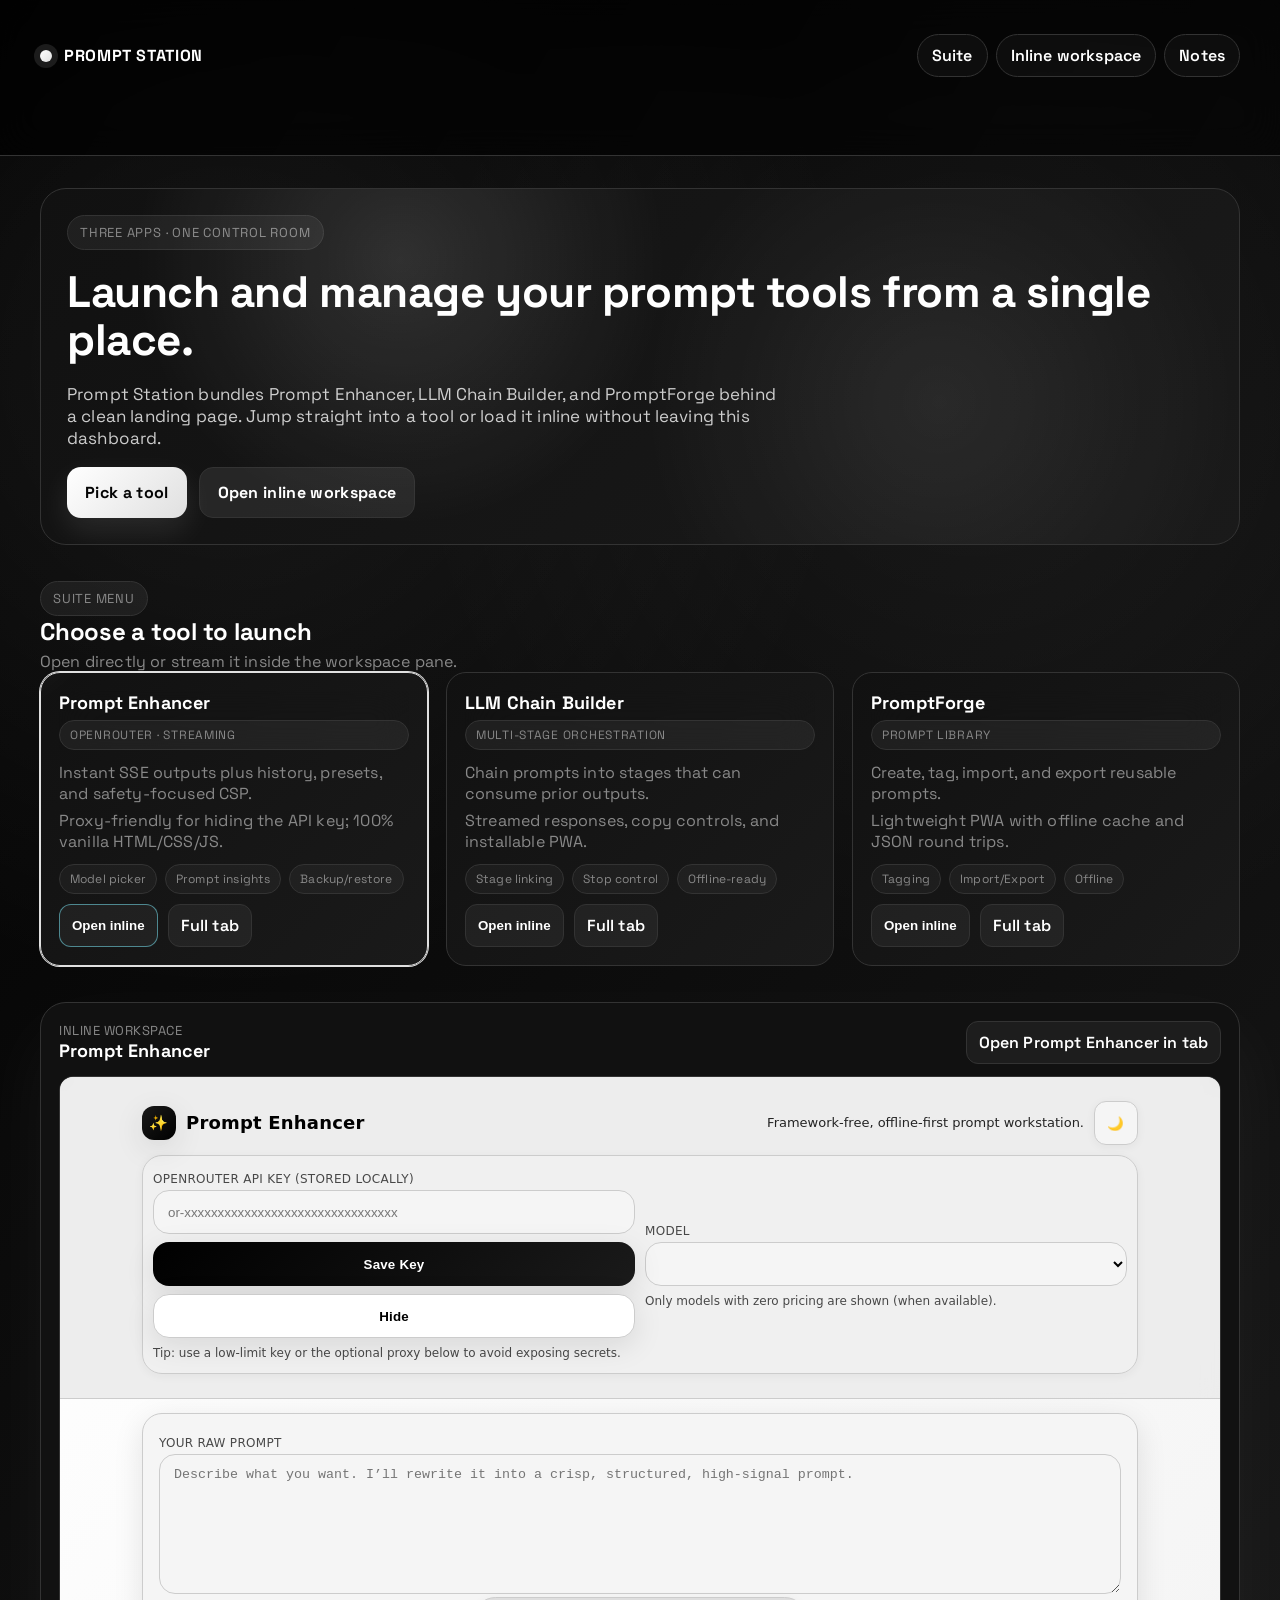
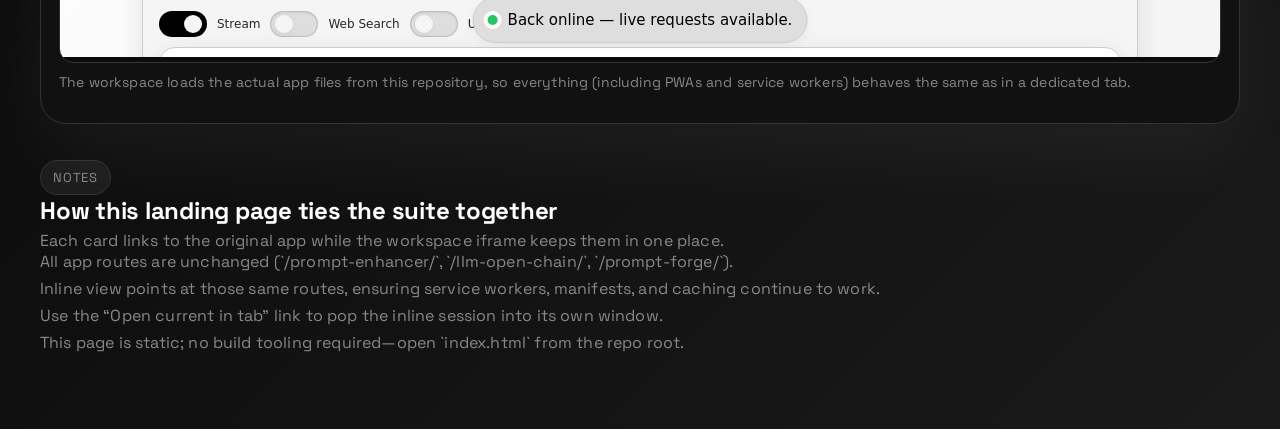
<file: index.html>
<!doctype html>
<html lang="en" data-theme="default-dark">
<head>
  <meta charset="utf-8">
  <meta name="viewport" content="width=device-width,initial-scale=1,viewport-fit=cover">
  <title>Prompt Station · Launchpad</title>
  <meta name="description" content="One home for Prompt Enhancer, LLM Chain Builder, and PromptForge. Launch inline or jump into each app.">
  <meta name="color-scheme" content="light dark">
  <link rel="preconnect" href="https://fonts.googleapis.com">
  <link rel="preconnect" href="https://fonts.gstatic.com" crossorigin>
  <link href="https://fonts.googleapis.com/css2?family=Space+Grotesk:wght@400;500;600;700&family=DM+Sans:wght@400;500;700&display=swap" rel="stylesheet">
  <style>
    :root[data-theme="default-dark"] {
      --bg-primary: #000000;
      --bg-secondary: #0a0a0a;
      --bg-tertiary: #111111;
      --bg-card: #1a1a1a;
      --bg-hover: #222222;
      --bg-active: #2a2a2a;
      --text-primary: #ffffff;
      --text-secondary: #cccccc;
      --text-muted: #888888;
      --text-accent: #f0f0f0;
      --accent-primary: #ffffff;
      --accent-secondary: #e0e0e0;
      --border: #333333;
      --border-light: #2a2a2a;
      --shadow: rgba(255, 255, 255, 0.05);
      --shadow-medium: rgba(255, 255, 255, 0.1);
      --shadow-heavy: rgba(255, 255, 255, 0.15);
      --success: #00ff88;
      --warning: #ffaa00;
      --danger: #ff4444;
      --info: #00aaff;
      --gradient-primary: linear-gradient(135deg, #000000 0%, #1a1a1a 100%);
      --gradient-card: linear-gradient(135deg, #111111 0%, #1a1a1a 100%);
    }
    :root[data-theme="default-light"] {
      --bg-primary: #ffffff;
      --bg-secondary: #f5f5f5;
      --bg-tertiary: #e0e0e0;
      --bg-card: #f5f5f5;
      --bg-hover: #d0d0d0;
      --bg-active: #c0c0c0;
      --text-primary: #000000;
      --text-secondary: #333333;
      --text-muted: #666666;
      --text-accent: #111111;
      --accent-primary: #000000;
      --accent-secondary: #1a1a1a;
      --border: #cccccc;
      --border-light: #d0d0d0;
      --shadow: rgba(0, 0, 0, 0.05);
      --shadow-medium: rgba(0, 0, 0, 0.1);
      --shadow-heavy: rgba(0, 0, 0, 0.15);
      --success: #008000;
      --warning: #cc9900;
      --danger: #cc0000;
      --info: #006666;
      --gradient-primary: linear-gradient(135deg, #ffffff 0%, #f5f5f5 100%);
      --gradient-card: linear-gradient(135deg, #e0e0e0 0%, #f5f5f5 100%);
    }
    :root {
      --radius: 20px;
      --radius-lg: 24px;
    }
    * { box-sizing: border-box; }
    body {
      margin: 0;
      color: var(--text-primary);
      background: radial-gradient(circle at 18% 18%, rgba(255, 255, 255, 0.08), transparent 32%),
                  radial-gradient(circle at 76% 20%, rgba(255, 255, 255, 0.06), transparent 30%),
                  var(--gradient-primary);
      font-family: "Space Grotesk", "DM Sans", system-ui, -apple-system, "Segoe UI", sans-serif;
      min-height: 100vh;
      overflow-x: hidden;
      letter-spacing: 0.01em;
    }
    header {
      position: sticky;
      top: 0;
      z-index: 10;
      backdrop-filter: blur(18px);
      background: linear-gradient(120deg, rgba(0, 0, 0, 0.72), rgba(0, 0, 0, 0.52));
      border-bottom: 1px solid var(--border);
    }
  .shell {
      width: min(1200px, 94vw);
      margin: 0 auto;
      padding: 20px 0 64px;
    }
    .bar {
      display: flex;
      align-items: center;
      justify-content: space-between;
      gap: 16px;
      padding: 14px 0;
    }
    .brand {
      display: flex;
      align-items: center;
      gap: 12px;
      font-weight: 700;
      letter-spacing: 0.04em;
      text-transform: uppercase;
    }
    .brand .dot {
      width: 12px;
      height: 12px;
      border-radius: 6px;
      background: linear-gradient(135deg, var(--accent-primary), var(--accent-secondary));
      box-shadow: 0 0 0 6px rgba(255, 255, 255, 0.1);
    }
    .pill-nav {
      display: inline-flex;
      gap: 8px;
      flex-wrap: wrap;
    }
    .pill {
      padding: 10px 14px;
      border-radius: 999px;
      border: 1px solid var(--border);
      color: var(--text-primary);
      background: rgba(255, 255, 255, 0.03);
      text-decoration: none;
      font-weight: 600;
      transition: all 0.2s ease;
    }
    .pill:hover { border-color: var(--border-light); transform: translateY(-1px); }
    main { margin-top: 12px; display: grid; gap: 36px; }
    .hero {
      display: grid;
      gap: 18px;
      padding: 26px;
      border-radius: calc(var(--radius) + 6px);
      background: var(--gradient-card);
      border: 1px solid var(--border);
      position: relative;
      overflow: hidden;
      box-shadow: var(--shadow);
    }
    .hero::after {
      content: "";
      position: absolute;
      inset: 0;
      background: radial-gradient(circle at 30% 20%, rgba(255, 255, 255, 0.12), transparent 30%),
                  radial-gradient(circle at 75% 60%, rgba(255, 255, 255, 0.08), transparent 32%);
      pointer-events: none;
      mix-blend-mode: screen;
    }
    .eyebrow {
      display: inline-flex;
      align-items: center;
      gap: 8px;
      padding: 8px 12px;
      background: rgba(255, 255, 255, 0.06);
      width: fit-content;
      border-radius: 999px;
      font-size: 13px;
      letter-spacing: 0.06em;
      text-transform: uppercase;
      color: var(--text-muted);
      border: 1px solid var(--border);
    }
    h1 {
      margin: 0;
      font-size: clamp(32px, 4vw, 44px);
      line-height: 1.1;
      letter-spacing: -0.01em;
    }
    p.lead {
      margin: 0;
      max-width: 720px;
      color: var(--text-secondary);
      font-size: 17px;
    }
    .actions {
      display: flex;
      gap: 12px;
      flex-wrap: wrap;
    }
    .btn {
      border: none;
      cursor: pointer;
      font-weight: 700;
      letter-spacing: 0.02em;
      border-radius: 14px;
      padding: 14px 18px;
      transition: transform 0.18s ease, box-shadow 0.18s ease, filter 0.18s ease;
      color: #050505;
      background: linear-gradient(135deg, var(--accent-primary), var(--accent-secondary));
      box-shadow: 0 12px 30px var(--shadow-medium);
      text-decoration: none;
      display: inline-flex;
      align-items: center;
      gap: 8px;
    }
    .btn.secondary {
      background: rgba(255, 255, 255, 0.08);
      border: 1px solid var(--border);
      color: var(--text-primary);
      box-shadow: none;
    }
    .btn:hover { transform: translateY(-2px); filter: brightness(1.03); }
    section .header-row {
      display: flex;
      align-items: center;
      justify-content: space-between;
      gap: 12px;
      flex-wrap: wrap;
    }
    h2 { margin: 0; letter-spacing: -0.01em; color: var(--text-primary); }
    .sub { color: var(--text-muted); margin: 4px 0 0; }
    .app-grid {
      display: grid;
      grid-template-columns: repeat(auto-fit, minmax(260px, 1fr));
      gap: 18px;
    }
    .card {
      background: var(--gradient-card);
      border-radius: var(--radius);
      border: 1px solid var(--border);
      padding: 18px;
      position: relative;
      overflow: hidden;
      transition: transform 0.2s ease, border-color 0.2s ease, box-shadow 0.2s ease;
      min-height: 220px;
    }
    .card:hover { transform: translateY(-3px); border-color: var(--border-light); box-shadow: 0 20px 50px var(--shadow); }
    .card.active { border-color: var(--accent-secondary); box-shadow: 0 0 0 1px var(--accent-secondary); }
    .card::before {
      content: "";
      position: absolute;
      inset: -60% auto auto -40%;
      width: 220px;
      height: 220px;
      background: radial-gradient(circle, rgba(255, 255, 255, 0.16), transparent 60%);
      filter: blur(18px);
      opacity: 0;
      transition: opacity 0.3s ease;
    }
    .card.active::before, .card:hover::before { opacity: 1; }
    .card header { position: relative; z-index: 1; display: grid; gap: 6px; margin-bottom: 12px; background: none; border: none; padding: 0; }
    .title {
      display: flex;
      align-items: center;
      gap: 10px;
      font-size: 18px;
      font-weight: 700;
    }
    .badge {
      display: inline-flex;
      align-items: center;
      gap: 6px;
      padding: 6px 10px;
      border-radius: 999px;
      background: rgba(255, 255, 255, 0.06);
      border: 1px solid var(--border);
      font-size: 12px;
      text-transform: uppercase;
      letter-spacing: 0.06em;
      color: var(--text-muted);
    }
    ul.meta {
      list-style: none;
      padding: 0;
      margin: 0 0 12px;
      display: grid;
      gap: 6px;
      color: var(--text-muted);
      position: relative;
      z-index: 1;
    }
    .pill-row {
      display: flex;
      gap: 8px;
      flex-wrap: wrap;
      margin: 0 0 10px;
      z-index: 1;
      position: relative;
    }
    .chip {
      padding: 6px 10px;
      border-radius: 999px;
      border: 1px solid var(--border);
      color: var(--text-muted);
      font-size: 12px;
      background: rgba(255, 255, 255, 0.04);
    }
    .card .actions {
      margin-top: auto;
      z-index: 1;
      position: relative;
      display: flex;
      gap: 10px;
      flex-wrap: wrap;
    }
    .ghost-link, .ghost-btn {
      padding: 10px 12px;
      border-radius: 12px;
      border: 1px solid var(--border);
      color: var(--text-primary);
      text-decoration: none;
      background: rgba(255, 255, 255, 0.05);
      display: inline-flex;
      align-items: center;
      gap: 8px;
      font-weight: 600;
      cursor: pointer;
      transition: transform 0.15s ease, border-color 0.15s ease;
    }
    .ghost-btn:hover, .ghost-link:hover { transform: translateY(-1px); border-color: rgba(255, 255, 255, 0.18); }
    .ghost-btn.active { border-color: rgba(124, 240, 255, 0.5); }
    .workspace {
      background: var(--bg-tertiary);
      border: 1px solid var(--border);
      border-radius: calc(var(--radius) + 6px);
      padding: 18px;
      box-shadow: 0 30px 80px var(--shadow);
      position: relative;
    }
    .workspace header {
      position: relative;
      z-index: 1;
      padding: 0 0 12px;
      border: none;
      backdrop-filter: none;
      background: none;
      display: flex;
      align-items: center;
      gap: 10px;
      flex-wrap: wrap;
      justify-content: space-between;
    }
    .workspace .label {
      color: var(--text-muted);
      font-size: 13px;
      letter-spacing: 0.04em;
      text-transform: uppercase;
    }
    .frame-shell {
      position: relative;
      border: 1px solid var(--border);
      border-radius: 14px;
      overflow: hidden;
      background: var(--bg-secondary);
      min-height: 500px;
      box-shadow: inset 0 0 0 1px rgba(255, 255, 255, 0.02);
    }
    iframe {
      width: 100%;
      height: 580px;
      border: none;
      background: var(--bg-secondary);
    }
    .frame-info {
      position: absolute;
      inset: 16px;
      display: grid;
      place-items: center;
      color: var(--text-muted);
      pointer-events: none;
    }
    .workspace .actions {
      margin: 0;
    }
    .note {
      color: var(--text-muted);
      font-size: 14px;
      margin-top: 10px;
    }
    @media (max-width: 720px) {
      .hero { padding: 22px; }
      .bar { flex-wrap: wrap; }
      .btn, .ghost-btn, .ghost-link { width: 100%; justify-content: center; }
      iframe { height: 460px; }
      .frame-shell { min-height: 420px; }
      .app-grid { grid-template-columns: 1fr; }
    }
    @media (prefers-reduced-motion: reduce) {
      * { animation-duration: 0.01ms !important; transition-duration: 0.01ms !important; }
    }
  </style>
</head>
<body>
  <header>
    <div class="shell">
      <div class="bar">
        <div class="brand"><span class="dot" aria-hidden="true"></span>Prompt Station</div>
        <nav class="pill-nav" aria-label="Page">
          <a class="pill" href="#apps">Suite</a>
          <a class="pill" href="#workspace">Inline workspace</a>
          <a class="pill" href="#notes">Notes</a>
        </nav>
      </div>
    </div>
  </header>

  <div class="shell">
    <main>
      <section class="hero">
        <span class="eyebrow">Three apps · One control room</span>
        <h1>Launch and manage your prompt tools from a single place.</h1>
        <p class="lead">Prompt Station bundles Prompt Enhancer, LLM Chain Builder, and PromptForge behind a clean landing page. Jump straight into a tool or load it inline without leaving this dashboard.</p>
        <div class="actions">
          <a class="btn" href="#apps">Pick a tool</a>
          <a class="btn secondary" href="#workspace">Open inline workspace</a>
        </div>
      </section>

      <section id="apps">
        <div class="header-row">
          <div>
            <span class="eyebrow">Suite menu</span>
            <h2>Choose a tool to launch</h2>
            <p class="sub">Open directly or stream it inside the workspace pane.</p>
          </div>
        </div>
        <div class="app-grid" role="list">
          <article class="card" data-card="enhancer" role="listitem">
            <header>
              <div class="title">Prompt Enhancer</div>
              <span class="badge">OpenRouter · streaming</span>
            </header>
            <ul class="meta">
              <li>Instant SSE outputs plus history, presets, and safety-focused CSP.</li>
              <li>Proxy-friendly for hiding the API key; 100% vanilla HTML/CSS/JS.</li>
            </ul>
            <div class="pill-row">
              <span class="chip">Model picker</span>
              <span class="chip">Prompt insights</span>
              <span class="chip">Backup/restore</span>
            </div>
            <div class="actions">
              <button class="ghost-btn" data-inline-target="enhancer" type="button">Open inline</button>
              <a class="ghost-link" href="./prompt-enhancer/" target="_blank" rel="noopener">Full tab</a>
            </div>
          </article>

          <article class="card" data-card="chain" role="listitem">
            <header>
              <div class="title">LLM Chain Builder</div>
              <span class="badge">Multi-stage orchestration</span>
            </header>
            <ul class="meta">
              <li>Chain prompts into stages that can consume prior outputs.</li>
              <li>Streamed responses, copy controls, and installable PWA.</li>
            </ul>
            <div class="pill-row">
              <span class="chip">Stage linking</span>
              <span class="chip">Stop control</span>
              <span class="chip">Offline-ready</span>
            </div>
            <div class="actions">
              <button class="ghost-btn" data-inline-target="chain" type="button">Open inline</button>
              <a class="ghost-link" href="./llm-open-chain/" target="_blank" rel="noopener">Full tab</a>
            </div>
          </article>

          <article class="card" data-card="forge" role="listitem">
            <header>
              <div class="title">PromptForge</div>
              <span class="badge">Prompt library</span>
            </header>
            <ul class="meta">
              <li>Create, tag, import, and export reusable prompts.</li>
              <li>Lightweight PWA with offline cache and JSON round trips.</li>
            </ul>
            <div class="pill-row">
              <span class="chip">Tagging</span>
              <span class="chip">Import/Export</span>
              <span class="chip">Offline</span>
            </div>
            <div class="actions">
              <button class="ghost-btn" data-inline-target="forge" type="button">Open inline</button>
              <a class="ghost-link" href="./prompt-forge/" target="_blank" rel="noopener">Full tab</a>
            </div>
          </article>
        </div>
      </section>

      <section id="workspace">
        <div class="workspace">
          <header>
            <div>
              <div class="label">Inline workspace</div>
              <div class="title" id="inline-title">Pick a tool to load inside the frame.</div>
            </div>
            <div class="actions">
              <a class="ghost-link" id="open-in-tab" href="./prompt-enhancer/" target="_blank" rel="noopener">Open current in tab</a>
            </div>
          </header>
          <div class="frame-shell">
            <iframe id="inline-frame" title="Inline app view" src=""></iframe>
            <div class="frame-info" id="frame-placeholder">Nothing loaded yet. Choose “Open inline” above.</div>
          </div>
          <p class="note">The workspace loads the actual app files from this repository, so everything (including PWAs and service workers) behaves the same as in a dedicated tab.</p>
        </div>
      </section>

      <section id="notes">
        <div class="header-row">
          <div>
            <span class="eyebrow">Notes</span>
            <h2>How this landing page ties the suite together</h2>
            <p class="sub">Each card links to the original app while the workspace iframe keeps them in one place.</p>
          </div>
        </div>
        <ul class="meta">
          <li>All app routes are unchanged (`/prompt-enhancer/`, `/llm-open-chain/`, `/prompt-forge/`).</li>
          <li>Inline view points at those same routes, ensuring service workers, manifests, and caching continue to work.</li>
          <li>Use the “Open current in tab” link to pop the inline session into its own window.</li>
          <li>This page is static; no build tooling required—open `index.html` from the repo root.</li>
        </ul>
      </section>
    </main>
  </div>

  <script>
    const apps = {
      enhancer: {
        name: "Prompt Enhancer",
        url: "./prompt-enhancer/",
        label: "Streaming prompt enhancer"
      },
      chain: {
        name: "LLM Chain Builder",
        url: "./llm-open-chain/",
        label: "Multi-stage prompt chainer"
      },
      forge: {
        name: "PromptForge",
        url: "./prompt-forge/",
        label: "Prompt library manager"
      }
    };

    const frame = document.getElementById("inline-frame");
    const placeholder = document.getElementById("frame-placeholder");
    const inlineTitle = document.getElementById("inline-title");
    const openLink = document.getElementById("open-in-tab");

    function selectApp(key) {
      const app = apps[key];
      if (!app) return;

      frame.src = app.url;
      placeholder.style.display = "none";
      inlineTitle.textContent = app.name;
      openLink.href = app.url;
      openLink.textContent = `Open ${app.name} in tab`;

      document.querySelectorAll("[data-inline-target]").forEach(btn => {
        btn.classList.toggle("active", btn.dataset.inlineTarget === key);
      });
      document.querySelectorAll("[data-card]").forEach(card => {
        card.classList.toggle("active", card.dataset.card === key);
      });
    }

    document.querySelectorAll("[data-inline-target]").forEach(btn => {
      btn.addEventListener("click", () => selectApp(btn.dataset.inlineTarget));
    });

    // Default to the enhancer so the workspace is immediately useful.
    selectApp("enhancer");
  </script>
</body>
</html>
</file>
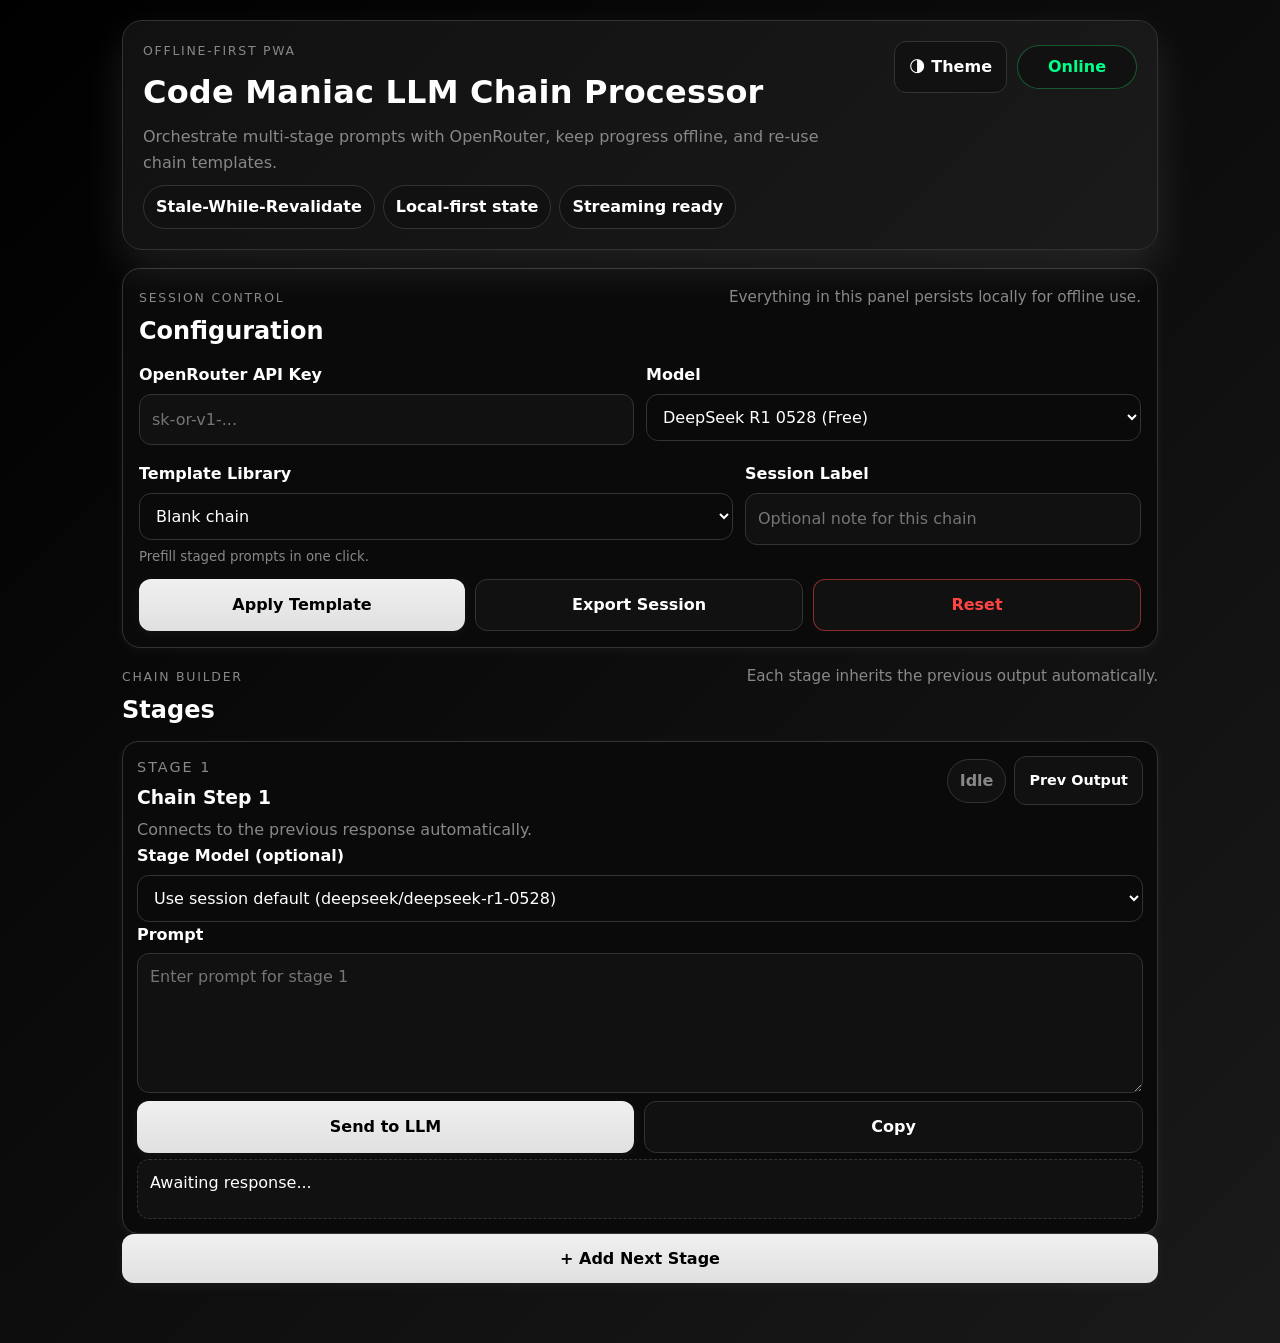
<file: llm-open-chain/index.html>
<!DOCTYPE html>
<html lang="en">
<head>
  <meta charset="UTF-8">
  <meta name="viewport" content="width=device-width, initial-scale=1.0">
  <title>Code Maniac LLM Chain Processor</title>
  <meta name="theme-color" content="#000000">
  <link rel="manifest" href="/manifest.webmanifest">
  <link rel="icon" href="/assets/icons/icon.svg" type="image/svg+xml">
  <link rel="stylesheet" href="assets/css/styles.css">
</head>
<body data-connectivity="online">
  <div class="app-shell">
    <header class="hero" aria-label="Application overview">
      <div class="hero__content">
        <p class="eyebrow">Offline-first PWA</p>
        <h1>Code Maniac LLM Chain Processor</h1>
        <p class="subtitle">Orchestrate multi-stage prompts with OpenRouter, keep progress offline, and re-use chain templates.</p>
        <div class="hero__badges">
          <span class="pill pill--accent">Stale-While-Revalidate</span>
          <span class="pill">Local-first state</span>
          <span class="pill">Streaming ready</span>
        </div>
      </div>
      <div class="hero__actions">
        <button id="theme-toggle" class="ghost-btn" aria-label="Toggle color theme" aria-pressed="false">🌗 Theme</button>
        <div id="network-pill" class="pill pill--status" role="status" aria-live="polite">Online</div>
      </div>
    </header>

    <main class="layout" aria-live="polite">
      <section id="config-panel" class="card" aria-labelledby="config-title">
        <div class="section-heading">
          <div>
            <p class="eyebrow">Session Control</p>
            <h2 id="config-title">Configuration</h2>
          </div>
          <p class="hint">Everything in this panel persists locally for offline use.</p>
        </div>
        <div class="form-grid">
          <label class="field" for="api-key-input">
            <span class="field__label">OpenRouter API Key</span>
            <input type="password" id="api-key-input" name="api-key" placeholder="sk-or-v1-..." autocomplete="off" inputmode="text" aria-describedby="api-key-status" />
            <small id="api-key-status" class="field__hint" role="status" aria-live="polite"></small>
          </label>
          <label class="field" for="model-select">
            <span class="field__label">Model</span>
            <select id="model-select" name="model">
              <option value="deepseek/deepseek-r1-0528">DeepSeek R1 0528 (Free)</option>
              <option value="meta-llama/llama-3.1-8b-instruct">Llama 3.1 8B Instruct (Free/Low)</option>
              <option value="mistralai/mistral-nemo">Mistral Nemo (Low Cost)</option>
              <option value="google/gemma-7b-it">Gemma 7B IT (Low Cost)</option>
            </select>
          </label>
        </div>
        <div class="form-grid form-grid--templates">
          <label class="field" for="template-select">
            <span class="field__label">Template Library</span>
            <select id="template-select" name="template">
              <option value="blank">Blank chain</option>
              <option value="spec">Product spec → Outline → Tasks</option>
              <option value="debug">Bug report → Root cause → Fix plan</option>
              <option value="content">Idea → Headline → Social copy</option>
            </select>
            <small class="field__hint">Prefill staged prompts in one click.</small>
          </label>
          <label class="field" for="session-title">
            <span class="field__label">Session Label</span>
            <input id="session-title" type="text" placeholder="Optional note for this chain" />
          </label>
        </div>
        <div class="action-row">
          <button id="apply-template-btn" class="primary-btn">Apply Template</button>
          <button id="export-session-btn" class="ghost-btn">Export Session</button>
          <button id="clear-session-btn" class="ghost-btn danger">Reset</button>
        </div>
      </section>

      <section id="stages" aria-labelledby="stages-heading">
        <div class="section-heading">
          <div>
            <p class="eyebrow">Chain Builder</p>
            <h2 id="stages-heading">Stages</h2>
          </div>
          <p class="hint">Each stage inherits the previous output automatically.</p>
        </div>
        <div id="stages-wrapper" class="stage-list" role="list"></div>
        <button id="add-stage-btn" class="primary-btn full-width">+ Add Next Stage</button>
      </section>
    </main>
  </div>

  <div id="offline-indicator" class="offline" role="status" aria-live="assertive">
    You are offline. Edits are stored locally until you reconnect.
  </div>
  <div id="toast" class="toast" role="status" aria-live="polite"></div>

  <div id="install-banner" class="install-banner" role="dialog" aria-live="polite" aria-label="Install app">
    <div class="install-banner__row">
      <div>
        <strong>Install as App</strong>
        <div class="hint">Get a faster, fullscreen experience.</div>
      </div>
      <div class="install-banner__actions">
        <button id="install-decline" class="ghost-btn">Not now</button>
        <button id="install-accept" class="primary-btn">Install</button>
      </div>
    </div>
  </div>

  <script type="module" src="assets/js/app.js"></script>
</body>
</html>
</file>
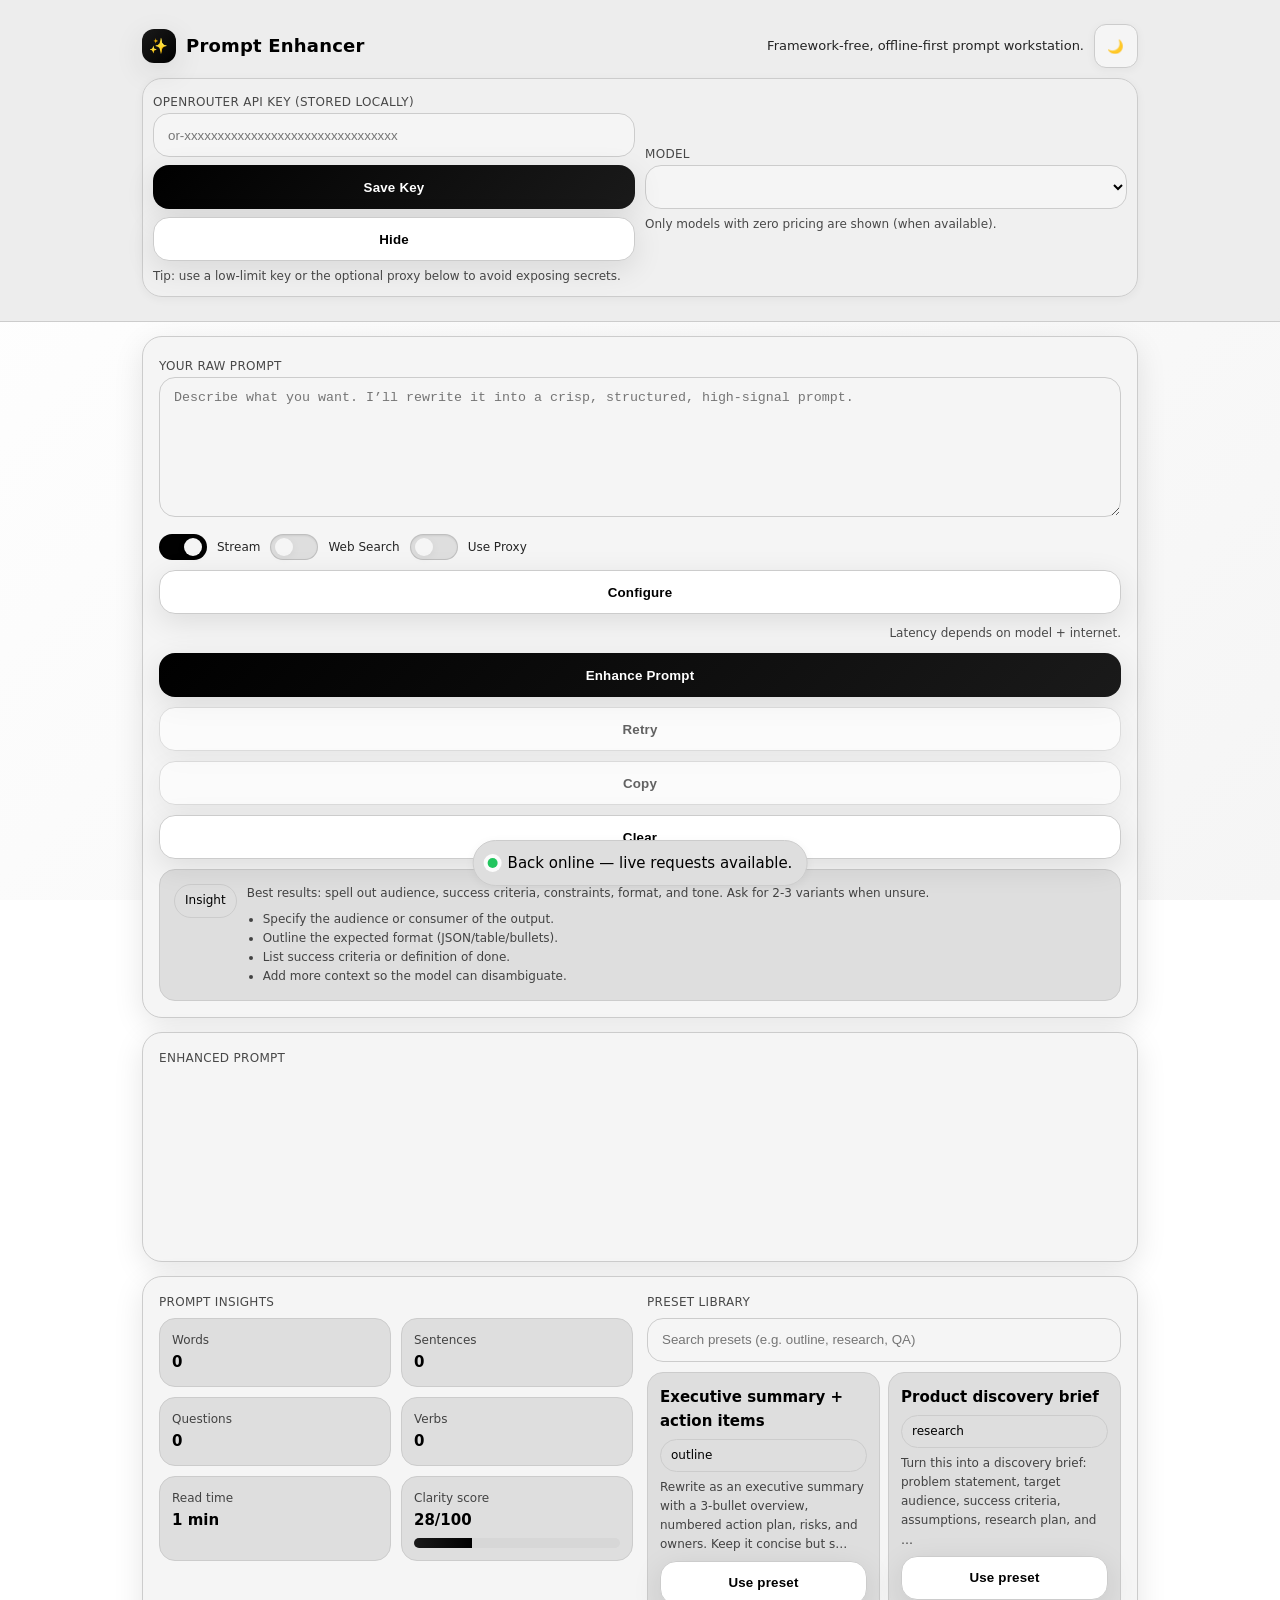
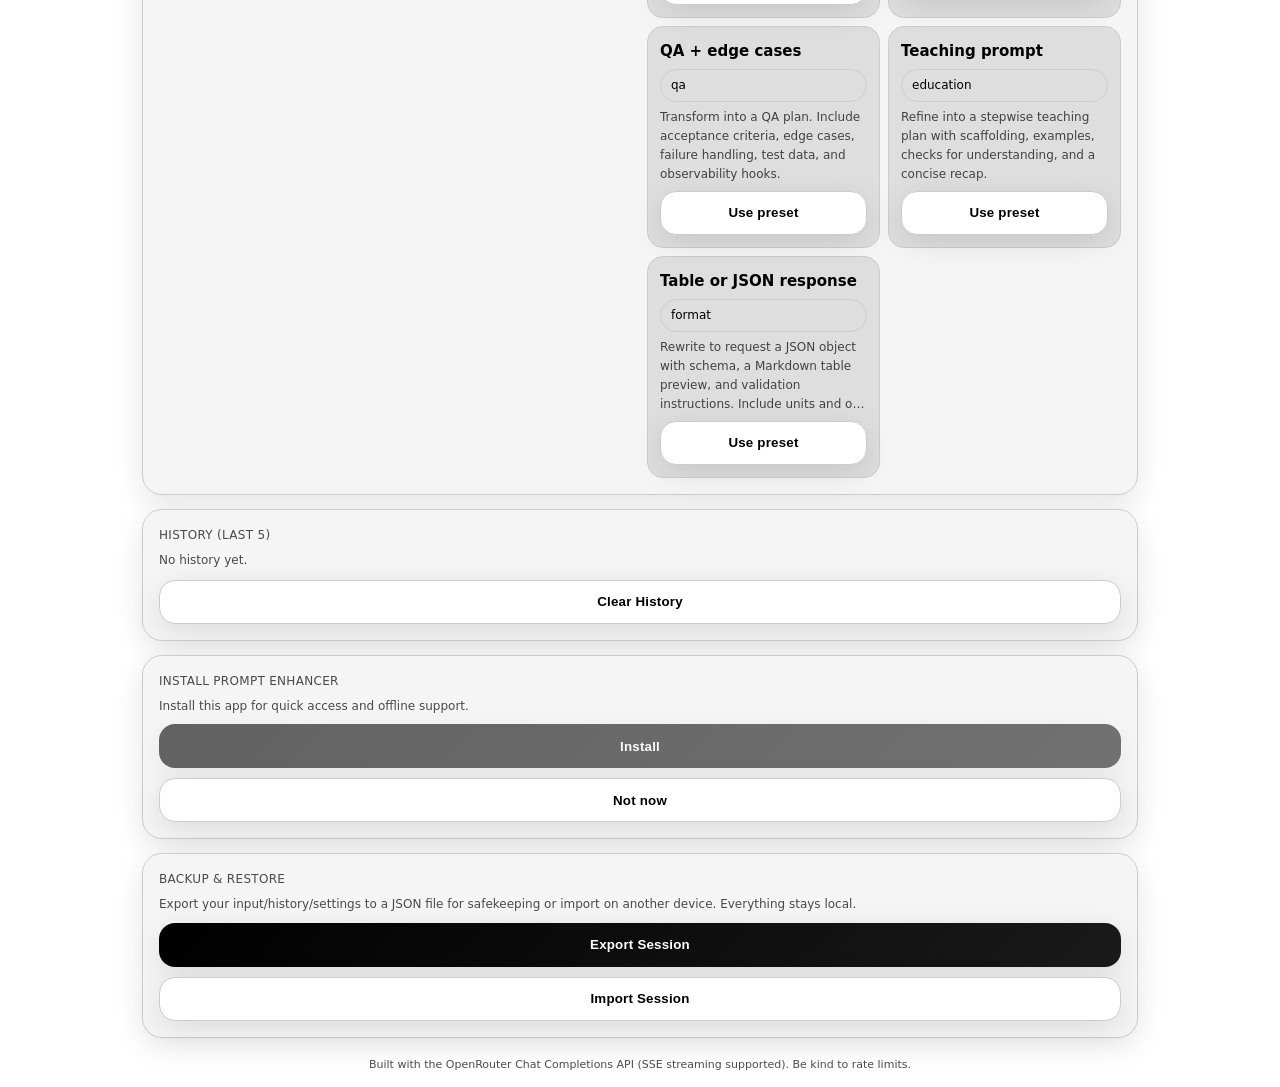
<file: prompt-enhancer/index.html>
<!doctype html>
<html lang="en">
<head>
  <meta charset="utf-8" />
  <meta
    name="viewport"
    content="width=device-width,initial-scale=1,viewport-fit=cover"
  />
  <title>Prompt Enhancer · OpenRouter</title>
  <meta name="color-scheme" content="light dark" />
  <meta name="referrer" content="same-origin" />
  <meta http-equiv="Content-Security-Policy" content="default-src 'self'; connect-src 'self' https://openrouter.ai https:; img-src 'self' data:; style-src 'self' 'unsafe-inline'; script-src 'self' 'unsafe-inline'; base-uri 'self'; form-action 'self'">
  <meta name="theme-color" content="#1e40af" />
  <link rel="manifest" href="./manifest.webmanifest">
  <link rel="icon" href="./icons/icon-192.png" sizes="192x192">
  <link rel="icon" href="./icons/icon-512.png" sizes="512x512">
<style>
    :root{
      --bg: #ffffff;
      --fg: #000000;
      --muted: #666666;
      --card: #f5f5f5;
      --accent: #000000;
      --accent-2: #1a1a1a;
      --accent-3: #111111;
      --radius: 16px;
      --radius-lg: 20px;
      --shadow-sm: 0 2px 10px rgba(0,0,0,.05);
      --shadow: 0 8px 30px rgba(0,0,0,.1);
      --shadow-lg: 0 20px 40px rgba(0,0,0,.15);
      --surface-gradient: linear-gradient(135deg, #ffffff 0%, #f5f5f5 100%);
      --border: #cccccc;
      --border-strong: #d0d0d0;
    }
    html[data-theme="light"] {
      --bg: #ffffff;
      --fg: #000000;
      --muted: #666666;
      --card: #f5f5f5;
      --accent: #000000;
      --accent-2: #1a1a1a;
      --accent-3: #111111;
      --surface-gradient: linear-gradient(135deg, #ffffff 0%, #f5f5f5 100%);
      --border: #cccccc;
      --border-strong: #d0d0d0;
      --shadow-sm: 0 2px 10px rgba(0,0,0,.05);
      --shadow: 0 8px 30px rgba(0,0,0,.1);
      --shadow-lg: 0 20px 40px rgba(0,0,0,.15);
    }
    html[data-theme="dark"] {
      --bg: #000000;
      --fg: #ffffff;
      --muted: #888888;
      --card: #1a1a1a;
      --accent: #ffffff;
      --accent-2: #e0e0e0;
      --accent-3: #f0f0f0;
      --surface-gradient: linear-gradient(135deg, #000000 0%, #1a1a1a 100%);
      --border: #333333;
      --border-strong: #2a2a2a;
      --shadow-sm: 0 2px 10px rgba(255,255,255,.05);
      --shadow: 0 8px 30px rgba(255,255,255,.1);
      --shadow-lg: 0 20px 40px rgba(255,255,255,.15);
    }
    *{box-sizing:border-box}
    body{
      margin:0; font: 15px/1.6 system-ui, -apple-system, "Segoe UI", Roboto, "Helvetica Neue", Arial, sans-serif;
      background: var(--bg); color: var(--fg);
      background-image: var(--surface-gradient);
      background-attachment: fixed;
      transition: background-color .3s ease, color .3s ease;
    }
    header{
      padding: 10px 14px; position: sticky; top: 0; backdrop-filter: blur(8px);
      background: color-mix(in oklab, var(--bg) 85%, var(--fg) 5%);
      border-bottom: 1px solid var(--border);
      z-index: 3;
    }
    .wrap{max-width: 1024px; margin: 0 auto; padding: 14px; width:100%}
    .row{display:flex; gap:10px; flex-wrap: wrap; align-items:center}
    .grow{flex:1 1 220px}
    input, select, button, textarea{
      width:100%; padding: 12px 14px; border-radius: var(--radius);
      border: 1px solid var(--border);
      background: var(--card); color: var(--fg);
      outline: none; min-height: 44px;
      transition: background-color .25s ease, color .25s ease, border-color .25s ease, box-shadow .25s ease, transform .2s ease;
    }
    input:focus, select:focus, textarea:focus{ border-color: var(--accent); box-shadow: 0 0 0 3px color-mix(in oklab, var(--accent) 25%, transparent) }
    button{
      cursor:pointer; border:none; background: linear-gradient(135deg, var(--accent), var(--accent-2));
      color: var(--bg); font-weight: 700; letter-spacing: .2px;
      box-shadow: var(--shadow);
      transform: translateZ(0);
    }
    button:hover{ filter: brightness(1.05); transform: translateY(-1px) }
    button:active{ transform: translateY(0) scale(.98) }
    button.ghost{ background: var(--bg); color: var(--fg); border: 1px solid var(--border) }
    button.ghost:hover{ background: color-mix(in oklab, var(--bg) 88%, var(--fg) 12%) }
    button:disabled{ opacity:.6; cursor:not-allowed; transform: none; filter: none }
    button:focus-visible, input:focus-visible, select:focus-visible, textarea:focus-visible{
      outline: 2px solid var(--accent);
      outline-offset: 2px;
    }
    main{ padding-block: 10px 56px; animation: fadeIn .35s ease-out }
    .card{
      background: var(--card); border: 1px solid var(--border);
      border-radius: calc(var(--radius) + 4px); padding: 16px; box-shadow: var(--shadow);
      transition: box-shadow .25s ease, transform .25s ease, background-color .3s ease, border-color .3s ease;
    }
    .card:hover{ box-shadow: var(--shadow-lg); transform: translateY(-1px) }
    .header-card{
      border-radius: var(--radius-lg);
      background: color-mix(in oklab, var(--bg) 90%, var(--accent) 4%);
      border: 1px solid var(--border);
      box-shadow: var(--shadow-sm);
    }
    .label{ font-size: 12px; opacity:.7; margin-bottom:6px; text-transform: uppercase; letter-spacing: .3px }
    textarea{ min-height: 140px; resize: vertical }
    .out{
      min-height: 160px; white-space: pre-wrap; font-family: ui-monospace, SFMono-Regular, Menlo, Consolas, monospace;
    }
    .actions{ display:flex; gap:10px; flex-wrap: wrap }
    .muted{ opacity:.7 }
    .small{ font-size: 12px }
    .right{ margin-left:auto }
    .pill{
      display:inline-flex; align-items:center; gap:8px; padding:6px 10px; border-radius:999px;
      background: color-mix(in oklab, var(--bg) 88%, var(--fg) 12%); border: 1px solid var(--border);
    }
    .spinner{ width:14px; height:14px; border-radius:50%; border:2px solid currentColor; border-right-color: transparent; animation:spin 0.8s linear infinite }
    @keyframes spin{ to{ transform: rotate(1turn) } }
    .error{ border-color: #e33; color: #e33; background: color-mix(in oklab, #e33 10%, transparent)}
    .footer{ text-align:center; opacity:.7; font-size: 11px; margin-top: 18px }
    .switch { display:inline-flex; gap:8px; align-items:center; padding:6px 8px; border-radius: 999px; background: color-mix(in oklab, var(--bg) 94%, var(--fg) 6%); border: 1px solid color-mix(in oklab, var(--fg) 10%, transparent) }
    .switch input{ accent-color: var(--accent) }
    .toggle{ display:inline-flex; align-items:center; gap:10px }
    .toggle-label{ display:inline-flex; align-items:center; gap:10px; cursor:pointer; user-select:none }
    .toggle-input{ position: absolute; opacity: 0; width:1px; height:1px; overflow:hidden }
    .toggle-track{ position: relative; width: 48px; height: 26px; border-radius: 999px; background: color-mix(in oklab, var(--bg) 90%, var(--fg) 10%); border: 1px solid color-mix(in oklab, var(--fg) 14%, transparent); box-shadow: inset 0 1px 2px rgba(0,0,0,.08); transition: background-color .25s ease, border-color .25s ease }
    .toggle-thumb{ position:absolute; top: 50%; left: 4px; width: 18px; height:18px; transform: translate(0,-50%); border-radius: 50%; background: var(--card); box-shadow: var(--shadow-sm); transition: transform .25s ease }
    .toggle-input:checked + .toggle-track{ background: color-mix(in oklab, var(--accent) 75%, var(--accent-2) 25%); border-color: transparent }
    .toggle-input:checked + .toggle-track .toggle-thumb{ transform: translate(20px,-50%) }
    .toggle-text{ font-size: 12px; opacity:.85 }
    @media (prefers-reduced-motion: reduce){
      .spinner{ animation: none }
      *{scroll-behavior:auto}
    }
    .history{
      display: grid; gap: 10px;
    }
    .history-item{
      padding: 12px; border-radius: var(--radius);
      background: color-mix(in oklab, var(--bg) 88%, var(--fg) 12%);
      border: 1px solid var(--border);
      transition: background-color .25s ease, border-color .25s ease;
    }
    .history-actions{ display:flex; gap:8px; margin-top:8px; flex-wrap: wrap }
    .nav{ display:flex; align-items:center; justify-content:space-between; gap:10px; margin-bottom:10px }
    .brand{ display:flex; align-items:center; gap:10px; font-weight:700; letter-spacing:.2px }
    .brand-badge{ display:inline-flex; align-items:center; justify-content:center; width:34px; height:34px; border-radius:12px; background: linear-gradient(135deg, var(--accent-2), var(--accent)); color:#000; box-shadow: var(--shadow) }
    .brand-title{ font-size: 18px }
    .icon-btn{ flex:0 0 auto; width:44px; height:44px; display:inline-flex; align-items:center; justify-content:center; border-radius: 12px; background: var(--card); border: 1px solid var(--border); box-shadow: var(--shadow-sm) }
    .icon-btn:hover{ background: color-mix(in oklab, var(--card) 92%, var(--fg) 8%) }
    @keyframes fadeIn{ from{ opacity:0; transform: translateY(6px) } to{ opacity:1; transform:none } }
    @keyframes scaleIn{ from{ opacity:0; transform: scale(.96) } to{ opacity:1; transform: scale(1) } }
    .reveal{ animation: scaleIn .25s ease-out }
    .backdrop{ position:fixed; inset:0; display:none; align-items:center; justify-content:center; background: color-mix(in oklab, #000 30%, transparent); backdrop-filter: blur(6px); z-index: 40; animation: fadeIn .2s ease }
    .backdrop[aria-hidden="false"]{ display:flex }
    .modal{ width:min(560px, 92vw); background: color-mix(in oklab, var(--bg) 65%, var(--fg) 6%); border: 1px solid color-mix(in oklab, var(--fg) 12%, transparent); border-radius: var(--radius-lg); box-shadow: var(--shadow-lg); padding: 16px; animation: scaleIn .2s ease; color: var(--fg) }
    .modal .title{ font-weight:700; margin-bottom:8px }
    .modal .actions{ justify-content: flex-end }
    .status-pill{
      position: fixed; bottom: 14px; left: 50%; transform: translateX(-50%);
      display:inline-flex; align-items:center; gap:10px; padding:10px 14px; border-radius: 999px;
      background: color-mix(in oklab, var(--bg) 90%, var(--fg) 10%);
      border: 1px solid var(--border);
      box-shadow: var(--shadow-sm);
      z-index: 30;
    }
    .dot{ width:10px; height:10px; border-radius:50%; background: var(--muted); box-shadow: 0 0 0 4px color-mix(in oklab, var(--bg) 90%, transparent) }
    .dot.online{ background: #22c55e }
    .dot.offline{ background: #f87171 }
    .insights{ display:grid; gap:10px; grid-template-columns: repeat(auto-fit, minmax(220px, 1fr)); }
    .stat{
      padding: 12px; border-radius: var(--radius); background: color-mix(in oklab, var(--bg) 90%, var(--fg) 10%);
      border: 1px solid var(--border);
    }
    .meter{ height: 10px; background: color-mix(in oklab, var(--bg) 88%, var(--fg) 12%); border-radius: 999px; overflow:hidden; margin-top:6px }
    .meter > span{ display:block; height:100%; background: linear-gradient(90deg, var(--accent-2), var(--accent)); width:0; transition: width .25s ease }
    .preset-grid{ display:grid; gap:8px; grid-template-columns: repeat(auto-fit, minmax(200px, 1fr)); }
    .preset-card{ padding:12px; border-radius: var(--radius); border: 1px solid var(--border); background: color-mix(in oklab, var(--bg) 90%, var(--fg) 10%); display:flex; flex-direction:column; gap:6px; min-height:120px }
    .preset-card button{ width:auto }
    .chip{ display:inline-flex; align-items:center; gap:6px; padding:6px 10px; border-radius:999px; background: color-mix(in oklab, var(--bg) 90%, var(--fg) 10%); border: 1px solid var(--border); font-size:12px }
    .toolbar{ display:flex; gap:10px; flex-wrap: wrap; align-items:center }
    .tagline{ font-size:13px; opacity:.85 }
    .banner{ border-radius: var(--radius); padding: 14px; background: color-mix(in oklab, var(--bg) 90%, var(--fg) 10%); border: 1px solid var(--border); display:flex; gap:10px; align-items:flex-start }
    .floating{ position:sticky; bottom:14px }
    @media (max-width: 600px){
      .nav{ flex-direction: column; align-items: flex-start }
      header{ position: sticky; }
    }
  </style>
</head>
<body>
  <header>
    <div class="wrap">
      <div class="nav">
        <div class="brand">
          <div class="brand-badge" aria-hidden="true">✨</div>
          <div class="brand-title">Prompt Enhancer</div>
        </div>
        <div class="toolbar">
          <div class="tagline muted">Framework-free, offline-first prompt workstation.</div>
          <button id="themeToggle" class="icon-btn" type="button" title="Toggle light/dark" aria-label="Toggle theme">🌙</button>
        </div>
      </div>
      <div class="row header-card" style="padding:10px">
        <div class="grow">
          <label for="apiKey" class="label">OpenRouter API Key (stored locally)</label>
          <div class="row" style="gap:8px">
            <input id="apiKey" class="grow" placeholder="or-xxxxxxxxxxxxxxxxxxxxxxxxxxxxxxxx" autocomplete="off" aria-describedby="apiKeyHelp" />
          <button id="saveKeyBtn" type="button" style="flex:0 0 auto; min-width:110px">Save Key</button>
          <button id="hideKeyBtn" class="ghost" type="button" style="flex:0 0 auto">Hide</button>
          </div>
          <div id="apiKeyHelp" class="small muted" style="margin-top:6px">
            Tip: use a low-limit key or the optional proxy below to avoid exposing secrets.
          </div>
        </div>
        <div style="min-width:220px" class="grow">
          <label for="model" class="label">Model</label>
          <select id="model" aria-describedby="modelHelp"></select>
          <div class="small muted" style="margin-top:6px">Only models with zero pricing are shown (when available).</div>
        </div>
      </div>
    </div>
  </header>

  <main class="wrap">
    <section class="card" style="margin-bottom:14px">
      <label for="input" class="label">Your raw prompt</label>
      <textarea id="input" placeholder="Describe what you want. I’ll rewrite it into a crisp, structured, high-signal prompt." aria-describedby="inputHelp"></textarea>
      <div class="row" style="margin-top:10px; align-items:center;">
        <div class="toggle">
          <label class="toggle-label" for="stream">
            <input type="checkbox" id="stream" class="toggle-input" checked />
            <span class="toggle-track" aria-hidden="true"><span class="toggle-thumb"></span></span>
            <span class="toggle-text">Stream</span>
          </label>
        </div>
        <div class="toggle">
          <label class="toggle-label" for="reasoning">
            <input type="checkbox" id="reasoning" class="toggle-input" />
            <span class="toggle-track" aria-hidden="true"><span class="toggle-thumb"></span></span>
            <span class="toggle-text">Web Search</span>
          </label>
        </div>
        <div class="toggle">
          <label class="toggle-label" for="proxyMode">
            <input type="checkbox" id="proxyMode" class="toggle-input" />
            <span class="toggle-track" aria-hidden="true"><span class="toggle-thumb"></span></span>
            <span class="toggle-text">Use Proxy</span>
          </label>
        </div>
        <button id="proxyConfigBtn" class="ghost" type="button" style="flex:0 0 auto">Configure</button>
        <span class="right small muted">Latency depends on model + internet.</span>
      </div>
      <div class="actions" style="margin-top:10px">
        <button id="enhanceBtn" type="button">Enhance Prompt</button>
        <button id="retryBtn" class="ghost" type="button" disabled>Retry</button>
        <button id="copyBtn" class="ghost" type="button" disabled>Copy</button>
        <button id="clearBtn" class="ghost" type="button">Clear</button>
      </div>
      <div class="banner" style="margin-top:10px">
        <div class="chip" aria-hidden="true">Insight</div>
        <div>
          <div class="small muted" id="inputHelp">Best results: spell out audience, success criteria, constraints, format, and tone. Ask for 2-3 variants when unsure.</div>
          <ul class="small muted" id="qualitySuggestions" style="margin:6px 0 0 0; padding-left:16px"></ul>
        </div>
      </div>
    </section>

    <section class="card">
      <div class="label">Enhanced prompt</div>
      <div id="out" class="out" role="region" aria-live="polite" aria-label="Enhanced prompt output"></div>
      <div id="meta" class="small muted" style="margin-top:10px" role="status" aria-live="polite"></div>
      <div id="err" class="small error pill" role="alert" style="display:none; margin-top:10px"></div>
    </section>

    <section class="card" style="margin-top:14px">
      <div class="row" style="align-items:flex-start; gap:14px">
        <div class="grow">
          <div class="label">Prompt insights</div>
          <div class="insights" id="insightsPanel" aria-live="polite"></div>
        </div>
        <div class="grow">
          <div class="label">Preset library</div>
          <input id="presetSearch" placeholder="Search presets (e.g. outline, research, QA)" type="search" aria-label="Search prompt presets" />
          <div class="preset-grid" id="presetGrid" role="list" aria-live="polite" style="margin-top:10px"></div>
        </div>
      </div>
    </section>

    <section class="card" aria-labelledby="historyTitle" style="margin-top:14px">
      <div id="historyTitle" class="label">History (last 5)</div>
      <div id="history" class="history" aria-live="polite"></div>
      <div class="actions" style="margin-top:10px">
        <button id="clearHistoryBtn" class="ghost" type="button">Clear History</button>
      </div>
    </section>

    <section class="card" id="installBanner" role="dialog" aria-labelledby="installTitle" aria-modal="false" style="display:none; margin-top:14px">
      <div id="installTitle" class="label">Install Prompt Enhancer</div>
      <div class="small muted" style="margin-bottom:8px">Install this app for quick access and offline support.</div>
      <div class="actions">
        <button id="installBtn" type="button">Install</button>
        <button id="dismissInstallBtn" class="ghost" type="button">Not now</button>
      </div>
    </section>

    <section class="card" style="margin-top:14px">
      <div class="label">Backup & Restore</div>
      <div class="small muted" style="margin-bottom:8px">Export your input/history/settings to a JSON file for safekeeping or import on another device. Everything stays local.</div>
      <div class="actions">
        <button id="exportBtn" type="button">Export Session</button>
        <button id="importBtn" class="ghost" type="button">Import Session</button>
        <input id="importFile" type="file" accept="application/json" aria-hidden="true" style="position:absolute; height:1px; width:1px; opacity:0; pointer-events:none" />
      </div>
    </section>

    <div class="footer">
      Built with the OpenRouter Chat Completions API (SSE streaming supported). Be kind to rate limits.
    </div>
  </main>

  <!-- Proxy Settings Modal -->
  <div id="proxyModal" class="backdrop" role="dialog" aria-modal="true" aria-hidden="true" aria-labelledby="proxyModalTitle">
    <div class="modal" role="document">
      <div class="title" id="proxyModalTitle">Proxy Settings</div>
      <div class="small muted" style="margin-bottom:10px">Use a deployed Cloudflare Worker (or compatible) with env <code>OPENROUTER_API_KEY</code>. The endpoint must allow CORS.</div>
      <label for="proxyUrl" class="label">Proxy endpoint URL</label>
      <input id="proxyUrl" placeholder="/proxy or https://your.domain/proxy" autocomplete="off" />
      <div class="actions" style="margin-top:12px">
        <button id="proxySaveBtn" type="button">Save</button>
        <button id="proxyCancelBtn" class="ghost" type="button">Cancel</button>
      </div>
    </div>
  </div>
  <div id="networkPill" class="status-pill" role="status" aria-live="polite" hidden>
    <span class="dot" id="networkDot" aria-hidden="true"></span>
    <span id="networkLabel">Offline</span>
  </div>

  <script type="module">
    const els = {
      apiKey: document.getElementById('apiKey'),
      saveKeyBtn: document.getElementById('saveKeyBtn'),
      hideKeyBtn: document.getElementById('hideKeyBtn'),
      model: document.getElementById('model'),
      input: document.getElementById('input'),
      enhanceBtn: document.getElementById('enhanceBtn'),
      retryBtn: document.getElementById('retryBtn'),
      copyBtn: document.getElementById('copyBtn'),
      clearBtn: document.getElementById('clearBtn'),
      out: document.getElementById('out'),
      meta: document.getElementById('meta'),
      err: document.getElementById('err'),
      stream: document.getElementById('stream'),
      reasoning: document.getElementById('reasoning'),
      proxyMode: document.getElementById('proxyMode'),
      history: document.getElementById('history'),
      clearHistoryBtn: document.getElementById('clearHistoryBtn'),
      installBanner: document.getElementById('installBanner'),
      installBtn: document.getElementById('installBtn'),
      dismissInstallBtn: document.getElementById('dismissInstallBtn'),
      themeToggle: document.getElementById('themeToggle'),
      proxyConfigBtn: document.getElementById('proxyConfigBtn'),
      proxyModal: document.getElementById('proxyModal'),
      proxyUrl: document.getElementById('proxyUrl'),
      proxySaveBtn: document.getElementById('proxySaveBtn'),
      proxyCancelBtn: document.getElementById('proxyCancelBtn'),
      insightsPanel: document.getElementById('insightsPanel'),
      qualitySuggestions: document.getElementById('qualitySuggestions'),
      presetGrid: document.getElementById('presetGrid'),
      presetSearch: document.getElementById('presetSearch'),
      exportBtn: document.getElementById('exportBtn'),
      importBtn: document.getElementById('importBtn'),
      importFile: document.getElementById('importFile'),
      networkPill: document.getElementById('networkPill'),
      networkDot: document.getElementById('networkDot'),
      networkLabel: document.getElementById('networkLabel'),
    };

    const persist = {
      get(key, fallback) {
        try { return JSON.parse(localStorage.getItem(key)) ?? fallback; } catch { return fallback; }
      },
      set(key, value) {
        try { localStorage.setItem(key, JSON.stringify(value)); } catch {}
      }
    };

    const clone = (value) => (typeof structuredClone === 'function' ? structuredClone(value) : JSON.parse(JSON.stringify(value)));
    const createStore = (initialState) => {
      let state = clone(initialState);
      const subs = new Set();
      return {
        getState: () => state,
        setState(updater) {
          const next = typeof updater === 'function' ? updater(state) : { ...state, ...updater };
          state = next;
          subs.forEach((fn) => fn(state));
        },
        subscribe(fn) {
          subs.add(fn);
          fn(state);
          return () => subs.delete(fn);
        }
      };
    };

    const presets = [
      {
        title: 'Executive summary + action items',
        tag: 'outline',
        body: `Rewrite as an executive summary with a 3-bullet overview, numbered action plan, risks, and owners. Keep it concise but specific.`,
      },
      {
        title: 'Product discovery brief',
        tag: 'research',
        body: `Turn this into a discovery brief: problem statement, target audience, success criteria, assumptions, research plan, and measurable deliverables.`,
      },
      {
        title: 'QA + edge cases',
        tag: 'qa',
        body: `Transform into a QA plan. Include acceptance criteria, edge cases, failure handling, test data, and observability hooks.`,
      },
      {
        title: 'Teaching prompt',
        tag: 'education',
        body: `Refine into a stepwise teaching plan with scaffolding, examples, checks for understanding, and a concise recap.`,
      },
      {
        title: 'Table or JSON response',
        tag: 'format',
        body: `Rewrite to request a JSON object with schema, a Markdown table preview, and validation instructions. Include units and ordering.`,
      }
    ];

    const clamp = (n, min, max) => Math.min(Math.max(n, min), max);

    const analyzePrompt = (text) => {
      const trimmed = text.trim();
      const words = trimmed ? trimmed.split(/\s+/).length : 0;
      const sentences = trimmed ? trimmed.split(/[.!?]+/).filter(Boolean).length : 0;
      const questions = (trimmed.match(/\?/g) || []).length;
      const verbs = (trimmed.match(/\b(create|build|write|design|summarize|improve|test|plan|audit|review)\b/gi) || []).length;
      const hasAudience = /\b(user|customer|reader|student|client|team|audience)\b/i.test(trimmed);
      const hasFormat = /(json|table|outline|steps|bullets|markdown|csv)/i.test(trimmed);
      const hasSuccess = /(success|measure|criteria|done|acceptance|definition of done)/i.test(trimmed);
      const hasTone = /(tone|voice|style|brand)/i.test(trimmed);
      const scoreBase = 40 + Math.min(words, 240) * 0.1 + verbs * 2;
      const scoreBonus = (hasAudience + hasFormat + hasSuccess + hasTone) * 8 + (questions ? 4 : 0);
      const scorePenalty = words < 12 ? 12 : 0;
      const score = clamp(scoreBase + scoreBonus - scorePenalty, 5, 100);
      const warnings = [];
      if (!hasAudience) warnings.push('Specify the audience or consumer of the output.');
      if (!hasFormat) warnings.push('Outline the expected format (JSON/table/bullets).');
      if (!hasSuccess) warnings.push('List success criteria or definition of done.');
      if (words > 320) warnings.push('Trim or split into smaller asks for faster responses.');
      if (words < 12) warnings.push('Add more context so the model can disambiguate.');
      return {
        words,
        sentences,
        questions,
        verbs,
        score: Math.round(score),
        warnings,
        readingTime: Math.max(1, Math.ceil(words / 180)),
      };
    };

    const initialTheme = (() => {
      const saved = persist.get('pe_theme', null);
      if (saved) return saved;
      return window.matchMedia('(prefers-color-scheme: dark)').matches ? 'dark' : 'light';
    })();

    const initialState = {
      prompt: persist.get('pe_prompt', ''),
      output: '',
      meta: '',
      error: '',
      model: persist.get('pe_model', ''),
      stream: persist.get('pe_stream', true),
      reasoning: persist.get('pe_reasoning', false),
      proxyMode: persist.get('pe_proxy', false),
      proxyUrl: persist.get('pe_proxy_url', '/proxy'),
      history: persist.get('pe_history', []),
      busy: false,
      lastPayload: null,
      online: navigator.onLine,
      theme: initialTheme,
      stats: analyzePrompt(persist.get('pe_prompt', '')),
      installDismissed: sessionStorage.getItem('pe_install_answered') === '1',
      installReady: false,
      installEvent: null,
    };

    const store = createStore(initialState);

    const setTheme = (theme) => {
      document.documentElement.setAttribute('data-theme', theme);
      els.themeToggle.textContent = theme === 'dark' ? '🌞' : '🌙';
      persist.set('pe_theme', theme);
      store.setState({ theme });
    };
    setTheme(initialState.theme);

    const showError = (msg) => {
      els.err.textContent = String(msg);
      els.err.style.display = 'inline-flex';
    };
    const clearError = () => { els.err.style.display = 'none'; };

    // --- Service helpers
    class OpenRouterClient {
      constructor() {
        this.aborter = null;
      }
      abort() { this.aborter?.abort(); }
      async request(payload, opts) {
        const { usingProxy, proxyUrl, onChunk } = opts;
        const endpoint = usingProxy ? proxyUrl : 'https://openrouter.ai/api/v1/chat/completions';
        const headers = {
          'Content-Type': 'application/json',
          'HTTP-Referer': location.origin,
          'X-Title': 'Prompt Enhancer (Vanilla)',
        };
        if (payload.stream) headers['Accept'] = 'text/event-stream';
        if (!usingProxy) {
          const key = (localStorage.getItem('or_api_key') || '').trim();
          if (!key) throw new Error('Missing OpenRouter API key.');
          headers['Authorization'] = `Bearer ${key}`;
        }

        this.aborter?.abort();
        this.aborter = new AbortController();
        const res = await fetch(endpoint, {
          method: 'POST',
          headers,
          body: JSON.stringify(payload),
          signal: this.aborter.signal
        });

        if (!res.ok) {
          let reason = '';
          try {
            const j = await res.json();
            reason = j.error?.message || '';
          } catch {
            try { reason = (await res.text()).slice(0, 120); } catch {}
          }
          throw new Error(`Request failed (${res.status}). ${reason ? 'Reason: ' + reason : 'Check API key, model, or proxy.'}`);
        }

        if (!payload.stream) {
          const json = await res.json();
          return json.choices?.[0]?.message?.content || '';
        }

        const reader = res.body.getReader();
        const decoder = new TextDecoder('utf-8');
        let acc = '';
        let fullText = '';
        while (true) {
          const { done, value } = await reader.read();
          if (done) break;
          acc += decoder.decode(value, { stream: true });
          const parts = acc.split('\n\n');
          acc = parts.pop() || '';
          for (const p of parts) {
            const line = p.trim();
            if (!line.startsWith('data:')) continue;
            const data = line.slice(5).trim();
            if (data === '[DONE]') continue;
            try {
              const j = JSON.parse(data);
              const delta = j.choices?.[0]?.delta?.content;
              if (typeof delta === 'string') {
                fullText += delta;
                onChunk?.(delta);
              }
            } catch { /* ignore parse blips */ }
          }
        }
        return fullText;
      }
    }

    const client = new OpenRouterClient();

    const enhancerSystemPrompt = () => `You are a prompt enhancer. Rewrite the user's prompt to be:
- concise but complete
- explicit about audience, tone, format, and success criteria
- uses numbered steps where helpful
- keeps original intent without adding new facts
Return ONLY the enhanced prompt.`;

    const buildPayload = (state) => {
      const modelBase = state.model || 'deepseek/deepseek-chat';
      const useOnline = !!state.reasoning;
      const model = useOnline ? `${modelBase}:online` : modelBase;
      return {
        model,
        stream: !!state.stream,
        messages: [
          { role: 'system', content: enhancerSystemPrompt() },
          { role: 'user', content: state.prompt }
        ],
        temperature: 0.4,
        top_p: 0.95,
        max_tokens: 800
      };
    };

    // --- UI renderers
    const renderHistory = (items) => {
      els.history.innerHTML = '';
      if (!items.length) {
        const p = document.createElement('div');
        p.className = 'small muted';
        p.textContent = 'No history yet.';
        els.history.appendChild(p);
        return;
      }
      items.forEach((h) => {
        const wrap = document.createElement('div');
        wrap.className = 'history-item';

        const meta = document.createElement('div');
        meta.className = 'small muted';
        const dt = new Date(h.ts);
        meta.textContent = `${h.model} · ${dt.toLocaleString()}`;

        const out = document.createElement('div');
        out.className = 'small';
        out.style.whiteSpace = 'pre-wrap';
        out.textContent = h.output.slice(0, 400) + (h.output.length > 400 ? '…' : '');

        const actions = document.createElement('div');
        actions.className = 'history-actions';

        const insertBtn = document.createElement('button');
        insertBtn.className = 'ghost';
        insertBtn.type = 'button';
        insertBtn.textContent = 'Insert Input';
        insertBtn.addEventListener('click', () => {
          store.setState({ prompt: h.input, stats: analyzePrompt(h.input) });
          persist.set('pe_prompt', h.input);
          els.input.focus();
        });

        const copyBtn = document.createElement('button');
        copyBtn.className = 'ghost';
        copyBtn.type = 'button';
        copyBtn.textContent = 'Copy Output';
        copyBtn.addEventListener('click', async () => {
          try { await navigator.clipboard.writeText(h.output); } catch {}
        });

        const reuseBtn = document.createElement('button');
        reuseBtn.type = 'button';
        reuseBtn.textContent = 'Reuse Model';
        reuseBtn.addEventListener('click', () => {
          store.setState({ model: h.model.replace(':online','') });
          persist.set('pe_model', h.model.replace(':online',''));
        });

        actions.append(insertBtn, copyBtn, reuseBtn);
        wrap.append(meta, out, actions);
        els.history.appendChild(wrap);
      });
    };

    const renderInsights = (stats) => {
      if (!els.insightsPanel) return;
      els.insightsPanel.innerHTML = '';
      const cards = [
        { title: 'Words', value: stats.words },
        { title: 'Sentences', value: stats.sentences },
        { title: 'Questions', value: stats.questions },
        { title: 'Verbs', value: stats.verbs },
        { title: 'Read time', value: `${stats.readingTime} min` }
      ];
      cards.forEach((c) => {
        const div = document.createElement('div');
        div.className = 'stat';
        div.innerHTML = `<div class="small muted">${c.title}</div><div style="font-weight:700">${c.value}</div>`;
        els.insightsPanel.appendChild(div);
      });
      const scoreWrap = document.createElement('div');
      scoreWrap.className = 'stat';
      scoreWrap.innerHTML = `<div class="small muted">Clarity score</div><div style="font-weight:700">${stats.score}/100</div>`;
      const meter = document.createElement('div');
      meter.className = 'meter';
      const bar = document.createElement('span');
      bar.style.width = `${stats.score}%`;
      meter.appendChild(bar);
      scoreWrap.appendChild(meter);
      els.insightsPanel.appendChild(scoreWrap);

      els.qualitySuggestions.innerHTML = '';
      const hints = stats.warnings.length ? stats.warnings : ['Looks good. Add a constraint or deadline if relevant.'];
      hints.slice(0, 4).forEach((h) => {
        const li = document.createElement('li');
        li.textContent = h;
        els.qualitySuggestions.appendChild(li);
      });
    };

    const renderPresets = (filter) => {
      if (!els.presetGrid) return;
      els.presetGrid.innerHTML = '';
      const q = (filter || '').trim().toLowerCase();
      const list = presets.filter((p) => !q || p.title.toLowerCase().includes(q) || p.tag.includes(q));
      list.forEach((p) => {
        const card = document.createElement('div');
        card.className = 'preset-card';
        card.setAttribute('role', 'listitem');
        const title = document.createElement('div');
        title.style.fontWeight = '700';
        title.textContent = p.title;
        const tag = document.createElement('div');
        tag.className = 'chip';
        tag.textContent = p.tag;
        const desc = document.createElement('div');
        desc.className = 'small muted';
        desc.textContent = p.body.slice(0, 120) + (p.body.length > 120 ? '…' : '');
        const btn = document.createElement('button');
        btn.className = 'ghost';
        btn.type = 'button';
        btn.textContent = 'Use preset';
        btn.addEventListener('click', () => {
          const merged = `${p.body}\n\nContext:\n${store.getState().prompt || ''}`.trim();
          store.setState({ prompt: merged, stats: analyzePrompt(merged) });
          persist.set('pe_prompt', merged);
          els.input.focus();
        });
        card.append(title, tag, desc, btn);
        els.presetGrid.appendChild(card);
      });
      if (!list.length) {
        const empty = document.createElement('div');
        empty.className = 'small muted';
        empty.textContent = 'No presets match your search.';
        els.presetGrid.appendChild(empty);
      }
    };

    const renderNetwork = (online) => {
      if (!els.networkPill) return;
      els.networkPill.hidden = online;
      els.networkDot.className = `dot ${online ? 'online' : 'offline'}`;
      els.networkLabel.textContent = online ? 'Back online — live requests available.' : 'Offline — cached UI only.';
      document.body.toggleAttribute('data-offline', !online);
    };

    store.subscribe((state) => {
      if (els.input.value !== state.prompt) els.input.value = state.prompt;
      els.model.value = state.model;
      els.stream.checked = state.stream;
      els.reasoning.checked = state.reasoning;
      els.proxyMode.checked = state.proxyMode;
      if (els.proxyUrl && els.proxyUrl.value !== state.proxyUrl) els.proxyUrl.value = state.proxyUrl;
      els.enhanceBtn.disabled = state.busy;
      els.retryBtn.disabled = state.busy || !state.lastPayload;
      els.enhanceBtn.innerHTML = state.busy ? `<span class="spinner" aria-hidden="true"></span> Generating…` : 'Enhance Prompt';
      els.out.textContent = state.output;
      els.meta.textContent = state.meta;
      if (state.error) { showError(state.error); } else { clearError(); }
      renderHistory(state.history);
      renderInsights(state.stats);
      renderNetwork(state.online);
    });

    // --- Events wired to store
    els.input.addEventListener('input', (e) => {
      const value = e.target.value;
      persist.set('pe_prompt', value);
      store.setState({ prompt: value, stats: analyzePrompt(value) });
    });
    els.model.addEventListener('change', () => { persist.set('pe_model', els.model.value); store.setState({ model: els.model.value }); });
    els.stream.addEventListener('change', () => { persist.set('pe_stream', !!els.stream.checked); store.setState({ stream: !!els.stream.checked }); });
    els.reasoning.addEventListener('change', () => { persist.set('pe_reasoning', !!els.reasoning.checked); store.setState({ reasoning: !!els.reasoning.checked }); });
    els.proxyMode.addEventListener('change', () => { persist.set('pe_proxy', !!els.proxyMode.checked); store.setState({ proxyMode: !!els.proxyMode.checked }); });
    els.presetSearch?.addEventListener('input', (e) => renderPresets(e.target.value));
    els.themeToggle.addEventListener('click', () => setTheme(store.getState().theme === 'dark' ? 'light' : 'dark'));

    // Proxy modal wiring
    const openProxyModal = () => { els.proxyModal?.setAttribute('aria-hidden', 'false'); setTimeout(() => els.proxyUrl?.focus(), 0); };
    const closeProxyModal = () => { els.proxyModal?.setAttribute('aria-hidden', 'true'); };
    els.proxyConfigBtn?.addEventListener('click', openProxyModal);
    els.proxyCancelBtn?.addEventListener('click', closeProxyModal);
    els.proxySaveBtn?.addEventListener('click', () => {
      const url = (els.proxyUrl?.value || '').trim() || '/proxy';
      persist.set('pe_proxy_url', url);
      store.setState({ proxyUrl: url });
      closeProxyModal();
    });
    els.proxyModal?.addEventListener('click', (e) => { if (e.target === els.proxyModal) closeProxyModal(); });
    document.addEventListener('keydown', (e) => { if (e.key === 'Escape') closeProxyModal(); });

    // Load models
    async function loadModels() {
      try {
        const key = (localStorage.getItem('or_api_key') || '').trim();
        if (!key) return;
        const res = await fetch('https://openrouter.ai/api/v1/models', {
          headers: { 'Authorization': `Bearer ${key}` }
        });
        if (!res.ok) throw new Error(`Models list failed: ${res.status}`);
        const data = await res.json();
        const free = (data.data || []).filter(m => {
          const p = m.pricing || {};
          const z = (x) => x === '0' || x === 0 || x === '0.0' || x === '0.00000';
          return z(p.prompt) && z(p.completion);
        });
        els.model.innerHTML = '';
        const opts = free.length ? free : (data.data || []);
        opts
          .filter(m => (m.architecture?.modality || '').includes('text'))
          .slice(0, 200)
          .sort((a,b)=> (a.name || a.id).localeCompare(b.name || b.id))
          .forEach(m => {
            const o = document.createElement('option');
            o.value = m.id;
            o.textContent = `${m.name || m.id}${(m.pricing && (m.pricing.prompt==='0' && m.pricing.completion==='0')) ? ' · FREE' : ''}`;
            els.model.appendChild(o);
          });
        const saved = persist.get('pe_model', '');
        if (saved) els.model.value = saved;
        store.setState({ model: els.model.value || store.getState().model });
      } catch (err) {
        console.error(err);
      }
    }
    loadModels();
    els.saveKeyBtn.addEventListener('click', () => { localStorage.setItem('or_api_key', els.apiKey.value.trim()); els.saveKeyBtn.textContent = 'Saved'; setTimeout(()=> els.saveKeyBtn.textContent = 'Save Key', 900); loadModels(); });
    let hidden = false;
    els.hideKeyBtn.addEventListener('click', () => { hidden = !hidden; els.apiKey.type = hidden ? 'password' : 'text'; els.hideKeyBtn.textContent = hidden ? 'Show' : 'Hide'; });
    const savedKey = localStorage.getItem('or_api_key') || '';
    if (savedKey) els.apiKey.value = savedKey;

    // --- Actions
    const addToHistory = (item) => {
      const next = [item, ...store.getState().history].slice(0, 5);
      persist.set('pe_history', next);
      store.setState({ history: next });
    };

    const enhance = async (useLast=false) => {
      const text = store.getState().prompt.trim();
      if (!text) { showError('Please enter a prompt to enhance.'); return; }
      clearError();
      store.setState({ busy: true, output: '', meta: '', error: '' });
      const payload = useLast && store.getState().lastPayload ? store.getState().lastPayload : buildPayload(store.getState());
      const t0 = performance.now();
      try {
        let content = '';
        content = await client.request(payload, {
          usingProxy: store.getState().proxyMode,
          proxyUrl: store.getState().proxyUrl,
          onChunk: (chunk) => { store.setState((prev) => ({ output: prev.output + chunk })); }
        });
        const t1 = performance.now();
        const meta = `Model: ${payload.model} · ${Math.round(t1 - t0)} ms · ${payload.stream ? 'streamed' : 'non-stream'}`;
        store.setState({ meta, busy: false, lastPayload: payload, output: content });
        els.copyBtn.disabled = !content;
        els.retryBtn.disabled = false;
        addToHistory({ input: text, output: content, model: payload.model, ts: Date.now() });
      } catch (e) {
        const msg = String(e?.message || e || '');
        const hadOnline = (payload.model || '').includes(':online');
        const is404 = /\b404\b/.test(msg);
        if (hadOnline && is404) {
          try {
            const fallbackPayload = { ...payload, model: payload.model.replace(':online','') };
            const content = await client.request(fallbackPayload, {
              usingProxy: store.getState().proxyMode,
              proxyUrl: store.getState().proxyUrl,
              onChunk: (chunk) => { store.setState((prev) => ({ output: prev.output + chunk })); }
            });
            const t1 = performance.now();
            const meta = `Model: ${fallbackPayload.model} · ${Math.round(t1 - t0)} ms · fallback from :online`;
            store.setState({ meta, busy: false, lastPayload: fallbackPayload, output: content });
            addToHistory({ input: text, output: content, model: fallbackPayload.model, ts: Date.now() });
            return;
          } catch (err2) {
            console.error(err2);
            store.setState({ error: String(err2.message || err2) });
          }
        } else {
          console.error(e);
          store.setState({ error: msg });
        }
      } finally {
        store.setState({ busy: false });
      }
    };

    els.enhanceBtn.addEventListener('click', () => enhance(false));
    els.retryBtn.addEventListener('click', () => enhance(true));
    els.copyBtn.addEventListener('click', async () => {
      try {
        await navigator.clipboard.writeText(store.getState().output);
        els.copyBtn.textContent = 'Copied!';
        setTimeout(()=> els.copyBtn.textContent = 'Copy', 900);
      } catch {
        showError('Clipboard permission blocked.');
      }
    });
    els.clearBtn.addEventListener('click', () => {
      store.setState({ prompt: '', output: '', meta: '', lastPayload: null, stats: analyzePrompt('') });
      persist.set('pe_prompt', '');
      els.input.focus();
    });
    els.clearHistoryBtn.addEventListener('click', () => { persist.set('pe_history', []); store.setState({ history: [] }); });

    document.addEventListener('keydown', (e)=>{
      if ((e.metaKey || e.ctrlKey) && e.key === 'Enter') enhance(false);
    });

    // --- Export / Import
    els.exportBtn.addEventListener('click', () => {
      const payload = {
        prompt: store.getState().prompt,
        history: store.getState().history,
        settings: {
          model: store.getState().model,
          stream: store.getState().stream,
          reasoning: store.getState().reasoning,
          proxyMode: store.getState().proxyMode,
          proxyUrl: store.getState().proxyUrl,
          theme: store.getState().theme,
        }
      };
      const blob = new Blob([JSON.stringify(payload, null, 2)], { type: 'application/json' });
      const url = URL.createObjectURL(blob);
      const a = document.createElement('a');
      a.href = url;
      a.download = 'prompt-enhancer-session.json';
      a.click();
      URL.revokeObjectURL(url);
    });
    els.importBtn.addEventListener('click', () => els.importFile.click());
    els.importFile.addEventListener('change', async (e) => {
      const file = e.target.files?.[0];
      if (!file) return;
      try {
        const text = await file.text();
        const data = JSON.parse(text);
        if (data.prompt) { persist.set('pe_prompt', data.prompt); }
        if (data.history) { persist.set('pe_history', data.history); }
        if (data.settings) {
          const keyMap = {
            model: 'pe_model',
            stream: 'pe_stream',
            reasoning: 'pe_reasoning',
            proxyMode: 'pe_proxy',
            proxyUrl: 'pe_proxy_url',
            theme: 'pe_theme'
          };
          Object.entries(data.settings).forEach(([k,v]) => persist.set(keyMap[k] || `pe_${k}`, v));
        }
        store.setState({
          prompt: data.prompt || store.getState().prompt,
          history: data.history || store.getState().history,
          model: data.settings?.model || store.getState().model,
          stream: data.settings?.stream ?? store.getState().stream,
          reasoning: data.settings?.reasoning ?? store.getState().reasoning,
          proxyMode: data.settings?.proxyMode ?? store.getState().proxyMode,
          proxyUrl: data.settings?.proxyUrl || store.getState().proxyUrl,
          theme: data.settings?.theme || store.getState().theme,
          stats: analyzePrompt(data.prompt || store.getState().prompt),
        });
        setTheme(store.getState().theme);
      } catch (err) {
        showError('Import failed. Is the JSON valid?');
        console.error(err);
      } finally {
        els.importFile.value = '';
      }
    });

    // --- Connectivity
    window.addEventListener('online', () => store.setState({ online: true }));
    window.addEventListener('offline', () => store.setState({ online: false }));

    // --- History initial render
    renderPresets('');

    // --- PWA: Service Worker registration
    if ('serviceWorker' in navigator) {
      window.addEventListener('load', () => {
        navigator.serviceWorker.register('./sw.js').catch(console.error);
      });
    }

    // --- PWA: Install prompt banner
    const isStandalone = () => window.matchMedia('(display-mode: standalone)').matches || (window.navigator.standalone === true);
    let deferredEvt = null;
    const maybeShowInstall = () => {
      const state = store.getState();
      const show = !isStandalone() && !state.installDismissed && (state.installReady || !state.installEvent);
      els.installBanner.style.display = show ? 'block' : 'none';
      els.installBtn.disabled = !state.installReady;
      if (show) els.installBanner.classList.add('reveal');
    };
    if (!isStandalone() && !store.getState().installDismissed) {
      els.installBanner.style.display = 'block';
      els.installBanner.classList.add('reveal');
      els.installBtn.disabled = true;
    }
    window.addEventListener('beforeinstallprompt', (e) => {
      e.preventDefault();
      deferredEvt = e;
      store.setState({ installReady: true, installEvent: e });
      maybeShowInstall();
    });
    window.addEventListener('appinstalled', () => {
      sessionStorage.setItem('pe_install_answered', '1');
      store.setState({ installDismissed: true });
      maybeShowInstall();
    });
    els.installBtn.addEventListener('click', async () => {
      if (!deferredEvt) return;
      els.installBanner.style.display = 'none';
      deferredEvt.prompt();
      try { await deferredEvt.userChoice; } catch {}
      sessionStorage.setItem('pe_install_answered', '1');
      store.setState({ installDismissed: true });
      deferredEvt = null;
    });
    els.dismissInstallBtn.addEventListener('click', () => {
      els.installBanner.style.display = 'none';
      els.installBanner.classList.remove('reveal');
      sessionStorage.setItem('pe_install_answered', '1');
      store.setState({ installDismissed: true });
    });

    maybeShowInstall();

    // --- Prefill initial insights/render
    renderHistory(store.getState().history);
    renderInsights(store.getState().stats);
  </script>
</body>
</html>
</file>
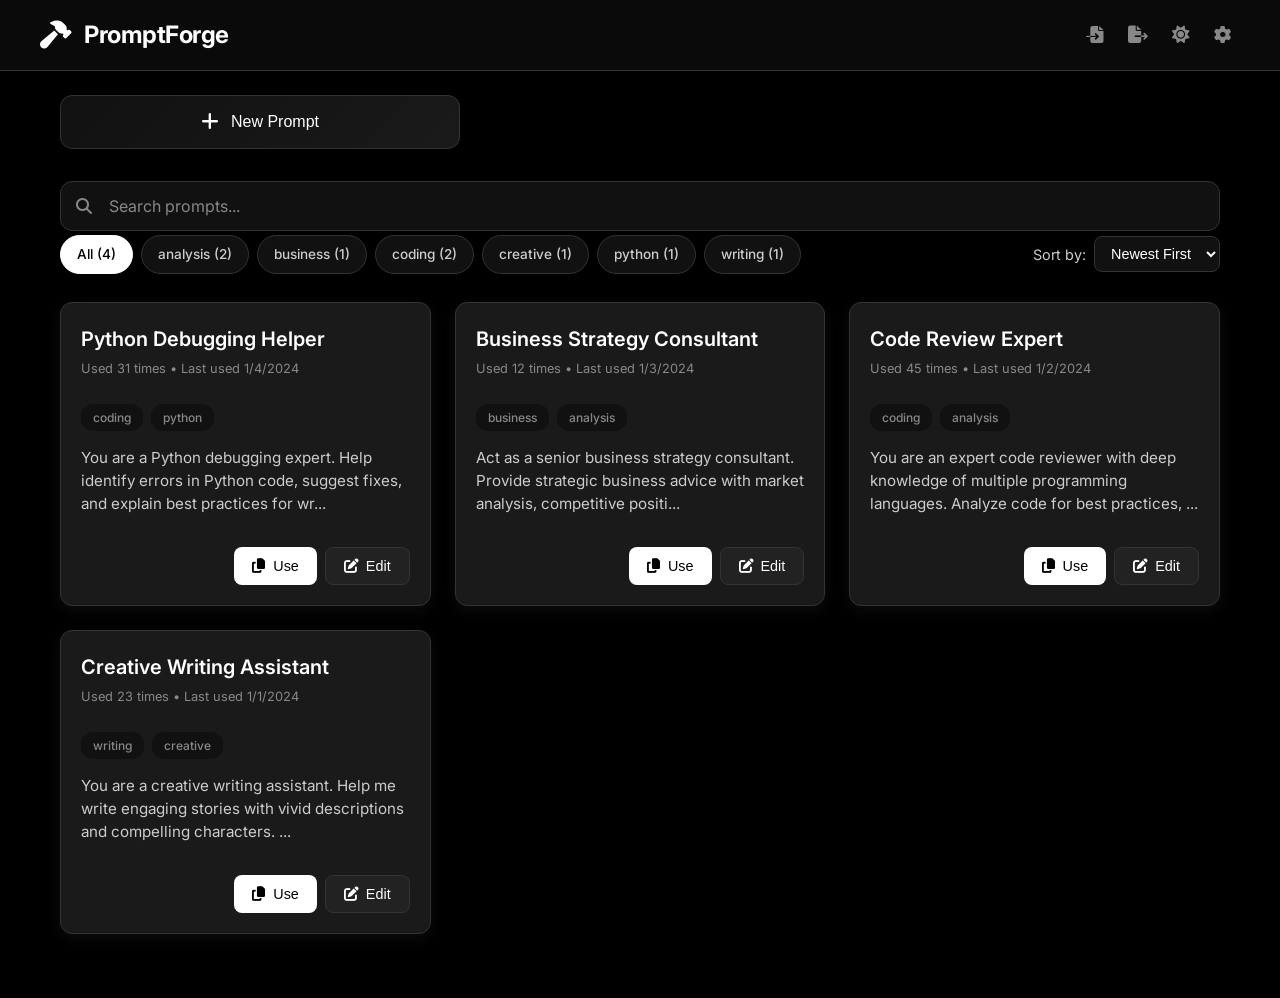
<file: prompt-forge/index.html>
<!DOCTYPE html>
<html lang="en" data-theme="default-dark">
<head>
    <meta charset="UTF-8">
    <meta name="viewport" content="width=device-width, initial-scale=1.0, maximum-scale=1.0, minimum-scale=1.0, user-scalable=no">
    <!-- Theme and PWA -->
    <meta name="theme-color" content="#000000">
    <meta name="mobile-web-app-capable" content="yes">
    <meta name="apple-mobile-web-app-capable" content="yes">
    <meta name="application-name" content="PromptForge">
    <meta name="apple-mobile-web-app-title" content="PromptForge">
    <meta name="apple-mobile-web-app-status-bar-style" content="black-translucent">
    <meta name="description" content="AI Prompt Management System">
    <meta name="msapplication-TileColor" content="#111827">
    <link rel="apple-touch-icon" href="/icons/icon-192.png">
    <title>PromptForge</title>
    <link rel="manifest" href="manifest.json" />
    <link rel="preconnect" href="https://fonts.googleapis.com">
    <link rel="preconnect" href="https://fonts.gstatic.com" crossorigin>
    <link href="https://fonts.googleapis.com/css2?family=Inter:wght@300;400;500;600;700&display=swap" rel="stylesheet">
    <link rel="stylesheet" href="https://cdnjs.cloudflare.com/ajax/libs/font-awesome/6.5.0/css/all.min.css">
    <link rel="stylesheet" href="style.css">
    <style>
        /* Install Modal Styles */
        .install-modal {
            position: fixed;
            top: 0;
            left: 0;
            width: 100%;
            height: 100%;
            background: rgba(0, 0, 0, 0.8);
            display: flex;
            align-items: center;
            justify-content: center;
            z-index: 2000;
            backdrop-filter: blur(4px);
        }

        .install-modal-content {
            background: var(--bg-secondary);
            border: 1px solid var(--border);
            border-radius: 16px;
            padding: 32px;
            max-width: 400px;
            text-align: center;
            animation: slideUp 0.3s ease-out;
        }

        @keyframes slideUp {
            from {
                transform: translateY(50px);
                opacity: 0;
            }
            to {
                transform: translateY(0);
                opacity: 1;
            }
        }

        .install-modal-content h3 {
            margin-bottom: 16px;
            color: var(--text-primary);
            font-size: 1.5rem;
        }

        .install-modal-content p {
            margin-bottom: 24px;
            color: var(--text-secondary);
            line-height: 1.6;
        }

        .install-actions {
            display: flex;
            gap: 12px;
            justify-content: center;
        }
    </style>
</head>
<body>
    <header class="header">
        <div class="header-content">
            <div class="header-title">
                <i class="fas fa-hammer header-icon"></i>
                <h1>PromptForge</h1>
            </div>
            <div class="header-actions">
                <button class="header-btn" id="import-prompts-btn" title="Import Prompts">
                    <i class="fas fa-file-import"></i>
                </button>
                <button class="header-btn" id="export-prompts-btn" title="Export Prompts">
                    <i class="fas fa-file-export"></i>
                </button>
                <button class="header-btn" id="theme-toggle-btn" title="Toggle Theme">
                    <i class="fas fa-sun"></i>
                </button>
                <button class="header-btn" id="settings-btn" title="Settings">
                    <i class="fas fa-cog"></i>
                </button>
                <input type="file" id="import-prompts-input" accept="application/json" style="display:none">
            </div>
        </div>
    </header>

    <!-- AI Settings Modal -->
    <div id="ai-settings-modal" class="modal">
        <div class="modal-overlay"></div>
        <div class="modal-content">
            <div class="modal-header">
                <h2 class="modal-title">AI Enhancement Settings</h2>
                <button class="close-modal"><i class="fas fa-times"></i></button>
            </div>
            <div class="modal-body">
                <form id="ai-settings-form">
                    <div class="form-group">
                        <label for="openrouter-api-key">OpenRouter API Key</label>
                        <input type="password" id="openrouter-api-key" placeholder="sk-or-..." required>
                        <small style="color: var(--text-muted); display: block; margin-top: 4px;">
                            Get your free API key from <a href="https://openrouter.ai" target="_blank" style="color: var(--accent-primary);">openrouter.ai</a>
                        </small>
                    </div>
                    <div class="form-group">
                        <label for="ai-model-select">AI Model</label>
                        <select id="ai-model-select" class="form-select" required>
                            <option value="">Select a model</option>
                        </select>
                        <div id="model-loading-spinner" style="display: none; margin-top: 8px; color: var(--text-muted);">
                            <i class="fas fa-spinner fa-spin"></i> Loading models...
                        </div>
                    </div>
                    <div class="form-group">
                        <label for="enhancement-prompt">Enhancement Prompt</label>
                        <textarea id="enhancement-prompt" rows="5" placeholder="Enter system prompt for enhancement..."></textarea>
                    </div>
                    <div class="form-actions">
                        <button type="submit" id="save-ai-settings" class="action-btn primary">Save Settings</button>
                    </div>
                </form>
            </div>
        </div>
    </div>

    <main class="main-container">
        <section class="new-prompt-section">
            <button class="new-prompt-btn" id="new-prompt-btn">
                <i class="fas fa-plus"></i>
                New Prompt
            </button>
        </section>

        <section class="controls-section">
            <div class="search-container">
                <input type="text" id="search-input" class="search-input" placeholder="Search prompts...">
                <i class="fas fa-search search-icon"></i>
            </div>
            <div class="filters-container">
                <div class="filter-tags"></div>
                <div class="sort-container">
                    <label for="sort-select" class="sort-label">Sort by:</label>
                    <select id="sort-select" class="sort-select">
                        <option value="newest">Newest First</option>
                        <option value="oldest">Oldest First</option>
                        <option value="alphabetical">Alphabetical</option>
                        <option value="most-used">Most Used</option>
                    </select>
                </div>
            </div>
        </section>

        <section class="prompts-grid" id="prompts-grid">
        </section>
        
        <div id="empty-state" class="empty-state" style="display: none;">
            <i class="fas fa-box-open empty-icon"></i>
            <h2 class="empty-title">No Prompts Found</h2>
            <p class="empty-text">It looks like there are no prompts matching your criteria. Try adjusting your search or filters.</p>
        </div>
    </main>
    
    <!-- Prompt Detail Modal -->
    <div id="prompt-detail-modal" class="modal">
        <div class="modal-overlay"></div>
        <div class="modal-content">
            <div class="modal-header">
                <h2 id="prompt-detail-title" class="modal-title">Prompt Details</h2>
                <button class="close-modal"><i class="fas fa-times"></i></button>
            </div>
            <div class="modal-body">
                <div class="modal-prompt-content" id="modal-prompt-content"></div>
                <div class="modal-prompt-tags" id="modal-prompt-tags"></div>
            </div>
            <div class="modal-footer">
                <button id="modal-use-prompt-btn" class="action-btn primary"><i class="fas fa-copy"></i> Copy Prompt</button>
                <button id="modal-edit-prompt-btn" class="action-btn secondary"><i class="fas fa-edit"></i> Edit</button>
                <button id="modal-delete-prompt-btn" class="action-btn danger"><i class="fas fa-trash-alt"></i> Delete</button>
            </div>
        </div>
    </div>

    <!-- New/Edit Prompt Modal -->
    <div id="new-edit-prompt-modal" class="modal">
        <div class="modal-overlay"></div>
        <div class="modal-content">
            <div class="modal-header">
                <h2 id="new-edit-modal-title" class="modal-title">New Prompt</h2>
                <button class="close-modal"><i class="fas fa-times"></i></button>
            </div>
            <div class="modal-body">
                <form id="prompt-form">
                    <div class="form-group">
                        <label for="prompt-title">Title</label>
                        <input type="text" id="prompt-title" placeholder="e.g., Creative Writing Assistant" required>
                    </div>
                    <div class="form-group">
                        <label for="prompt-content">Prompt Content</label>
                        <textarea id="prompt-content" placeholder="e.g., You are a creative writing assistant..." rows="10" required></textarea>
                    </div>
                    <div class="form-group">
                        <label for="prompt-tags">Tags (comma-separated)</label>
                        <input type="text" id="prompt-tags" placeholder="e.g., writing, creative, story">
                    </div>
                    <div class="form-actions">
                        <button type="button" id="enhance-prompt-btn" class="action-btn" style="margin-right: auto;">
                            <i class="fas fa-magic"></i> Enhance with AI
                        </button>
                        <button type="submit" id="save-prompt-btn" class="action-btn primary"><i class="fas fa-save"></i> Save Prompt</button>
                        <button type="button" id="cancel-prompt-btn" class="action-btn secondary"><i class="fas fa-times"></i> Cancel</button>
                    </div>
                </form>
            </div>
        </div>
    </div>
    
    <div id="notification-container" class="notification-container"></div>

    <script src="script.js"></script>
    <script>
  if ('serviceWorker' in navigator) {
    window.addEventListener('load', () => {
      navigator.serviceWorker.register('/service-worker.js')
        .then(reg => console.log('Service worker registered:', reg))
        .catch(err => console.error('Service worker error:', err));
    });
  }
</script>
</body>
</html>
</file>
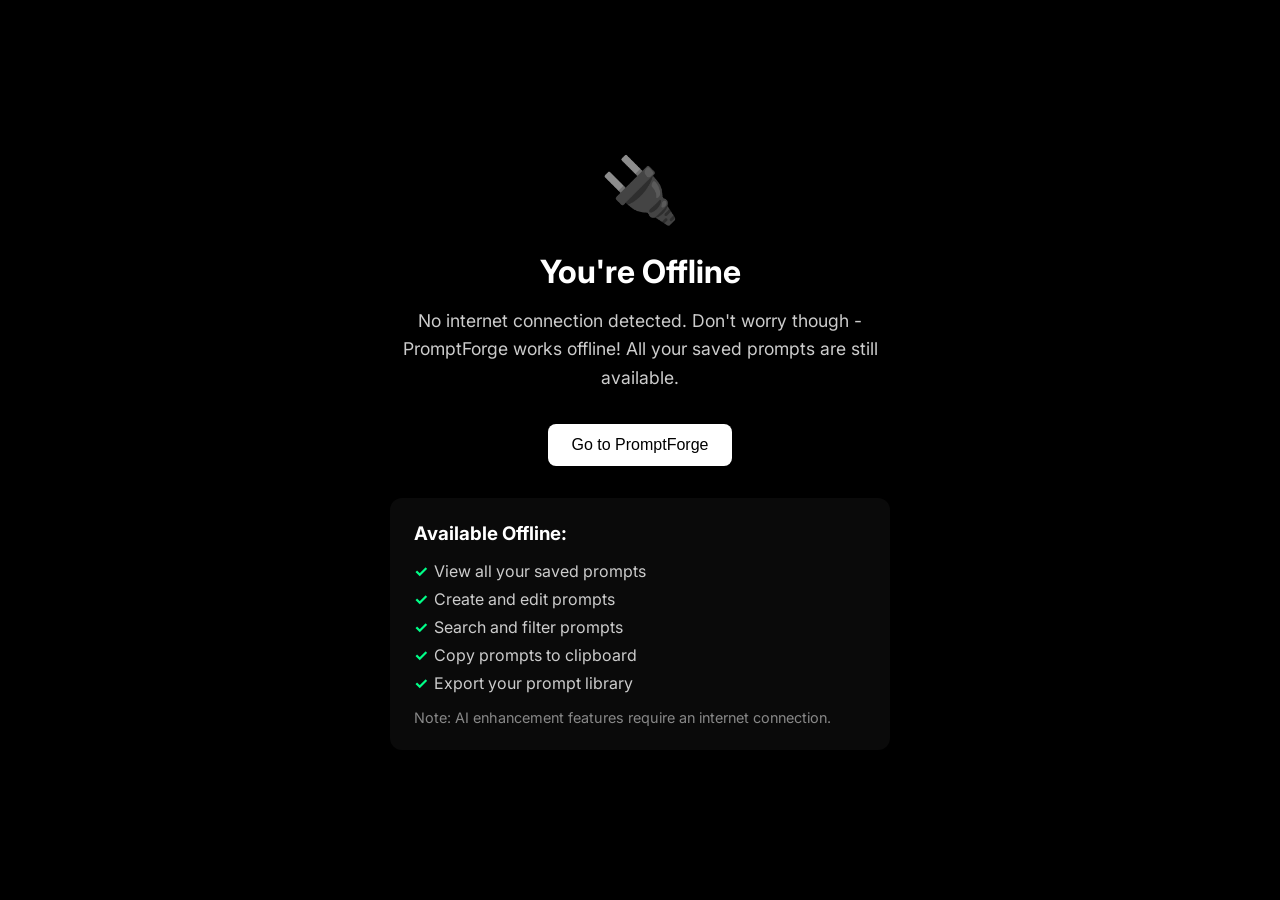
<file: prompt-forge/offline.html>
<!DOCTYPE html>
<html lang="en">
<head>
    <meta charset="UTF-8">
    <meta name="viewport" content="width=device-width, initial-scale=1.0">
    <meta name="theme-color" content="#111827">
    <title>PromptForge - Offline</title>
    <link rel="preconnect" href="https://fonts.googleapis.com">
    <link rel="preconnect" href="https://fonts.gstatic.com" crossorigin>
    <link href="https://fonts.googleapis.com/css2?family=Inter:wght@300;400;500;600;700&display=swap" rel="stylesheet">
    <style>
        :root {
            --bg-primary: #000000;
            --bg-secondary: #0a0a0a;
            --bg-tertiary: #111111;
            --text-primary: #ffffff;
            --text-secondary: #cccccc;
            --text-muted: #888888;
            --accent-primary: #ffffff;
        }

        * {
            margin: 0;
            padding: 0;
            box-sizing: border-box;
        }

        body {
            font-family: 'Inter', -apple-system, BlinkMacSystemFont, sans-serif;
            background: var(--bg-primary);
            color: var(--text-primary);
            min-height: 100vh;
            display: flex;
            align-items: center;
            justify-content: center;
            padding: 20px;
        }

        .offline-container {
            text-align: center;
            max-width: 500px;
        }

        .offline-icon {
            font-size: 4rem;
            margin-bottom: 24px;
            opacity: 0.7;
        }

        .offline-title {
            font-size: 2rem;
            font-weight: 700;
            margin-bottom: 16px;
            color: var(--text-primary);
        }

        .offline-text {
            font-size: 1.1rem;
            color: var(--text-secondary);
            line-height: 1.6;
            margin-bottom: 32px;
        }

        .offline-button {
            background: var(--accent-primary);
            color: var(--bg-primary);
            border: none;
            padding: 12px 24px;
            border-radius: 8px;
            font-size: 1rem;
            font-weight: 500;
            cursor: pointer;
            transition: opacity 0.2s ease;
        }

        .offline-button:hover {
            opacity: 0.9;
        }

        .feature-list {
            text-align: left;
            margin-top: 32px;
            padding: 24px;
            background: var(--bg-secondary);
            border-radius: 12px;
        }

        .feature-list h3 {
            color: var(--text-primary);
            margin-bottom: 16px;
        }

        .feature-list ul {
            list-style: none;
            padding: 0;
        }

        .feature-list li {
            color: var(--text-secondary);
            margin-bottom: 8px;
            padding-left: 20px;
            position: relative;
        }

        .feature-list li:before {
            content: "✓";
            position: absolute;
            left: 0;
            color: #00ff88;
            font-weight: bold;
        }
    </style>
</head>
<body>
    <div class="offline-container">
        <div class="offline-icon">🔌</div>
        <h1 class="offline-title">You're Offline</h1>
        <p class="offline-text">
            No internet connection detected. Don't worry though - PromptForge works offline! 
            All your saved prompts are still available.
        </p>
        <button class="offline-button" onclick="window.location.href='/'">
            Go to PromptForge
        </button>
        
        <div class="feature-list">
            <h3>Available Offline:</h3>
            <ul>
                <li>View all your saved prompts</li>
                <li>Create and edit prompts</li>
                <li>Search and filter prompts</li>
                <li>Copy prompts to clipboard</li>
                <li>Export your prompt library</li>
            </ul>
            <p style="margin-top: 16px; color: var(--text-muted); font-size: 0.9rem;">
                Note: AI enhancement features require an internet connection.
            </p>
        </div>
    </div>
</body>
</html>
</file>
<file: llm-open-chain/assets/css/styles.css>
:root {
  color-scheme: dark;
  --bg: #000000;
  --surface: #0a0a0a;
  --surface-alt: #111111;
  --card-border: #333333;
  --text: #ffffff;
  --muted: #888888;
  --primary: #f0f0f0;
  --primary-strong: #e0e0e0;
  --primary-text: #000000;
  --success: #00ff88;
  --warning: #ffaa00;
  --danger: #ff4444;
  --info: #00aaff;
  --shadow-sm: 0 2px 12px rgba(255, 255, 255, 0.05);
  --shadow-md: 0 18px 42px rgba(255, 255, 255, 0.1);
  --radius-lg: 16px;
  --radius-md: 12px;
  --transition: all 220ms ease;
  --gradient-primary: linear-gradient(135deg, #000000 0%, #1a1a1a 100%);
  --gradient-card: linear-gradient(135deg, #111111 0%, #1a1a1a 100%);
}

:root[data-theme='light'] {
  color-scheme: light;
  --bg: #ffffff;
  --surface: #f5f5f5;
  --surface-alt: #e0e0e0;
  --card-border: #cccccc;
  --text: #000000;
  --muted: #666666;
  --primary: #000000;
  --primary-strong: #1a1a1a;
  --primary-text: #ffffff;
  --success: #008000;
  --warning: #cc9900;
  --danger: #cc0000;
  --info: #006666;
  --shadow-sm: 0 2px 10px rgba(0, 0, 0, 0.05);
  --shadow-md: 0 15px 40px rgba(0, 0, 0, 0.12);
  --gradient-primary: linear-gradient(135deg, #ffffff 0%, #f5f5f5 100%);
  --gradient-card: linear-gradient(135deg, #e0e0e0 0%, #f5f5f5 100%);
}

* {
  box-sizing: border-box;
}

body {
  margin: 0;
  min-height: 100vh;
  background: var(--gradient-primary);
  color: var(--text);
  font-family: system-ui, -apple-system, 'Segoe UI', Roboto, Helvetica, Arial, sans-serif;
  line-height: 1.6;
  transition: background 300ms ease, color 200ms ease;
}

body[data-connectivity='offline'] {
  filter: grayscale(0.6);
}

.app-shell {
  width: 100%;
  max-width: 1100px;
  margin: 0 auto;
  padding: 20px clamp(16px, 3vw, 32px) 60px;
}

.hero {
  display: flex;
  justify-content: space-between;
  align-items: flex-start;
  background: var(--gradient-card);
  border: 1px solid var(--card-border);
  border-radius: 20px;
  padding: 20px;
  box-shadow: var(--shadow-md);
  gap: 16px;
  backdrop-filter: blur(10px);
}

.hero__content h1 {
  margin: 6px 0;
  letter-spacing: 0.2px;
}

.hero__content .subtitle {
  margin: 0;
  color: var(--muted);
  max-width: 720px;
}

.hero__badges {
  display: flex;
  gap: 8px;
  flex-wrap: wrap;
  margin-top: 10px;
}

.hero__actions {
  display: flex;
  gap: 10px;
  flex-wrap: wrap;
  align-items: center;
}

.layout {
  display: flex;
  flex-direction: column;
  gap: 16px;
  margin-top: 18px;
}

.card {
  background: var(--surface);
  border-radius: 18px;
  border: 1px solid var(--card-border);
  padding: 16px;
  box-shadow: var(--shadow-sm);
}

.section-heading {
  display: flex;
  justify-content: space-between;
  align-items: baseline;
  gap: 12px;
  margin-bottom: 12px;
}

.section-heading h2 {
  margin: 0;
}

.hint {
  color: var(--muted);
  margin: 0;
  font-size: 0.95rem;
}

.eyebrow {
  text-transform: uppercase;
  letter-spacing: 0.14em;
  font-size: 0.78rem;
  color: var(--muted);
  margin: 0 0 4px;
}

.form-grid {
  display: grid;
  grid-template-columns: 1fr;
  gap: 12px;
}

.form-grid--templates {
  margin-top: 10px;
}

.field {
  display: flex;
  flex-direction: column;
  gap: 6px;
}

.field__label {
  font-weight: 600;
  color: var(--text);
}

.field__hint {
  color: var(--muted);
}

input,
select,
textarea,
button {
  font: inherit;
}

input,
select,
textarea {
  background: var(--surface-alt);
  color: var(--text);
  border-radius: var(--radius-md);
  border: 1px solid var(--card-border);
  padding: 12px;
  min-height: 44px;
  transition: var(--transition);
}

select,
option {
  background: var(--surface);
  color: var(--text);
}

textarea {
  min-height: 140px;
  resize: vertical;
  line-height: 1.4;
}

input:focus-visible,
select:focus-visible,
textarea:focus-visible {
  border-color: rgba(99, 102, 241, 0.55);
  outline: 3px solid rgba(99, 102, 241, 0.25);
}

button {
  cursor: pointer;
  border: none;
  border-radius: var(--radius-md);
  padding: 12px 14px;
  min-height: 44px;
  min-width: 44px;
  transition: var(--transition);
  font-weight: 600;
}

button:focus-visible {
  outline: 3px solid rgba(99, 102, 241, 0.4);
  outline-offset: 2px;
}

.primary-btn {
  background: linear-gradient(180deg, var(--primary), var(--primary-strong));
  color: var(--primary-text);
  box-shadow: var(--shadow-sm);
}

.primary-btn:hover {
  transform: translateY(-1px);
  box-shadow: var(--shadow-md);
}

.ghost-btn {
  background: var(--surface-alt);
  color: var(--text);
  border: 1px solid var(--card-border);
}

.ghost-btn:hover {
  border-color: var(--primary);
  color: var(--primary);
}

.ghost-btn.danger {
  color: var(--danger);
  border-color: rgba(239, 68, 68, 0.55);
}

.action-row {
  display: flex;
  gap: 10px;
  flex-wrap: wrap;
  margin-top: 12px;
}

.action-row button {
  flex: 1;
}

.stage-list {
  display: flex;
  flex-direction: column;
  gap: 12px;
}

.stage-card {
  background: var(--surface);
  border: 1px solid var(--card-border);
  border-radius: var(--radius-lg);
  padding: 14px;
  box-shadow: var(--shadow-sm);
  transition: var(--transition);
}

.stage-card:hover {
  transform: translateY(-1px);
  box-shadow: var(--shadow-md);
}

.stage-card__header {
  display: flex;
  justify-content: space-between;
  gap: 12px;
  align-items: flex-start;
}

.stage-card__status {
  display: flex;
  align-items: center;
  gap: 8px;
  flex-wrap: wrap;
}

.stage-card__title {
  margin: 0 0 4px;
}

.stage-card .muted {
  color: var(--muted);
  margin: 0;
}

.action-bar {
  display: flex;
  gap: 10px;
  flex-wrap: wrap;
  margin: 8px 0 6px;
}

.action-bar button {
  flex: 1;
}

.response {
  background: var(--surface-alt);
  border: 1px dashed var(--card-border);
  border-radius: var(--radius-md);
  padding: 12px;
  min-height: 60px;
  white-space: pre-wrap;
  line-height: 1.4;
}

.response[data-status='loading'] {
  border-color: var(--primary);
}

.previous-output {
  margin: 8px 0;
  padding: 10px;
  background: var(--surface-alt);
  border-radius: var(--radius-md);
  border-left: 4px solid var(--primary);
  display: none;
}

.previous-output[data-open='true'] {
  display: block;
}

.pill {
  display: inline-flex;
  align-items: center;
  gap: 8px;
  padding: 8px 12px;
  border-radius: 999px;
  background: var(--surface-alt);
  color: var(--text);
  border: 1px solid var(--card-border);
  font-weight: 600;
}

.pill--muted {
  color: var(--muted);
}

.pill--accent {
  background: var(--surface-alt);
  color: var(--text);
  border-color: var(--card-border);
}

.pill--status {
  min-width: 120px;
  justify-content: center;
}

.pill--success {
  color: var(--success);
  border-color: rgba(34, 197, 94, 0.4);
}

.pill--warning {
  color: var(--warning);
  border-color: rgba(245, 158, 11, 0.4);
}

.pill--danger {
  color: var(--danger);
  border-color: rgba(239, 68, 68, 0.4);
}

.full-width {
  width: 100%;
}

.toast {
  position: fixed;
  left: 50%;
  bottom: 18px;
  transform: translateX(-50%) translateY(20px);
  background: var(--surface);
  color: var(--text);
  padding: 12px 16px;
  border-radius: var(--radius-md);
  border: 1px solid var(--card-border);
  box-shadow: var(--shadow-md);
  opacity: 0;
  pointer-events: none;
  transition: transform 200ms ease, opacity 200ms ease;
  z-index: 60;
}

.toast[data-visible='true'] {
  opacity: 1;
  transform: translateX(-50%) translateY(0);
}

.offline {
  position: fixed;
  top: 12px;
  right: 12px;
  background: rgba(255, 68, 68, 0.12);
  color: var(--text);
  border: 1px solid var(--danger);
  border-radius: var(--radius-md);
  padding: 10px 12px;
  box-shadow: var(--shadow-md);
  opacity: 0;
  pointer-events: none;
  transition: var(--transition);
  z-index: 70;
}

.offline[data-visible='true'] {
  opacity: 1;
}

.install-banner {
  position: fixed;
  left: 50%;
  bottom: 16px;
  transform: translateX(-50%);
  width: calc(100% - 32px);
  max-width: 720px;
  display: none;
  background: var(--gradient-card);
  border: 1px solid var(--card-border);
  border-radius: 18px;
  padding: 14px;
  box-shadow: var(--shadow-md);
  color: var(--text);
  z-index: 65;
}

.install-banner__row {
  display: flex;
  gap: 12px;
  align-items: center;
  justify-content: space-between;
}

.install-banner__actions {
  display: flex;
  gap: 8px;
}

.small {
  font-size: 0.9rem;
}

.muted {
  color: var(--muted);
}

@media (min-width: 768px) {
  .form-grid {
    grid-template-columns: repeat(2, minmax(0, 1fr));
  }

  .form-grid--templates {
    grid-template-columns: 1.2fr 0.8fr;
  }
}

@media (max-width: 768px) {
  .app-shell {
    padding: 16px 14px 40px;
  }

  .hero {
    flex-direction: column;
    gap: 12px;
    padding: 16px;
  }

  .hero__actions {
    width: 100%;
    justify-content: space-between;
  }

  .section-heading {
    flex-direction: column;
    align-items: flex-start;
  }

  .action-row,
  .action-bar {
    flex-direction: column;
  }

  .stage-card {
    padding: 12px;
  }

  textarea {
    min-height: 120px;
  }

  .install-banner {
    width: calc(100% - 20px);
  }
}

@media (max-width: 540px) {
  .hero__badges {
    flex-direction: column;
    align-items: flex-start;
  }

  .pill {
    width: 100%;
    justify-content: center;
  }

  .stage-card__header {
    flex-direction: column;
  }

  .hero__actions {
    flex-direction: column;
    align-items: stretch;
  }

  .offline {
    left: 12px;
    right: 12px;
    width: auto;
  }
}

@media (prefers-reduced-motion: reduce) {
  *,
  *::before,
  *::after {
    animation-duration: 0s !important;
    transition: none !important;
  }
}
</file>
<file: prompt-forge/style.css>
/* AMOLED Dark Theme Variables */
[data-theme="default-dark"] {
    --bg-primary: #000000;
    --bg-secondary: #0a0a0a;
    --bg-tertiary: #111111;
    --bg-card: #1a1a1a;
    --bg-hover: #222222;
    --bg-active: #2a2a2a;
    --text-primary: #ffffff;
    --text-secondary: #cccccc;
    --text-muted: #888888;
    --text-accent: #f0f0f0;
    --accent-primary: #ffffff;
    --accent-secondary: #e0e0e0;
    --border: #333333;
    --border-light: #2a2a2a;
    --shadow: rgba(255, 255, 255, 0.05);
    --shadow-medium: rgba(255, 255, 255, 0.1);
    --shadow-heavy: rgba(255, 255, 255, 0.15);
    --success: #00ff88;
    --warning: #ffaa00;
    --danger: #ff4444;
    --info: #00aaff;
    --gradient-primary: linear-gradient(135deg, #000000 0%, #1a1a1a 100%);
    --gradient-card: linear-gradient(135deg, #111111 0%, #1a1a1a 100%);
}

/* Default Light Theme Variables */
[data-theme="default-light"] {
    --bg-primary: #ffffff;
    --bg-secondary: #f5f5f5;
    --bg-tertiary: #e0e0e0;
    --bg-card: #f5f5f5;
    --bg-hover: #d0d0d0;
    --bg-active: #c0c0c0;
    --text-primary: #000000;
    --text-secondary: #333333;
    --text-muted: #666666;
    --text-accent: #111111;
    --accent-primary: #000000;
    --accent-secondary: #1a1a1a;
    --border: #cccccc;
    --border-light: #d0d0d0;
    --shadow: rgba(0, 0, 0, 0.05);
    --shadow-medium: rgba(0, 0, 0, 0.1);
    --shadow-heavy: rgba(0, 0, 0, 0.15);
    --success: #008000;
    --warning: #cc9900;
    --danger: #cc0000;
    --info: #006666;
    --gradient-primary: linear-gradient(135deg, #ffffff 0%, #f5f5f5 100%);
    --gradient-card: linear-gradient(135deg, #e0e0e0 0%, #f5f5f5 100%);
}

/* Reset & Base */
* {
    margin: 0;
    padding: 0;
    box-sizing: border-box;
}

html {
    font-size: 16px;
    scroll-behavior: smooth;
}

body {
    font-family: 'Inter', -apple-system, BlinkMacSystemFont, sans-serif;
    background: var(--bg-primary);
    color: var(--text-primary);
    line-height: 1.6;
    overflow-x: hidden;
    -webkit-font-smoothing: antialiased;
    -moz-osx-font-smoothing: grayscale;
    min-height: 100vh;
}

/* Header */
.header {
    position: sticky;
    top: 0;
    z-index: 100;
    background: var(--bg-secondary);
    border-bottom: 1px solid var(--border);
    padding: 16px 20px;
    backdrop-filter: blur(10px);
}

.header-content {
    display: flex;
    align-items: center;
    justify-content: space-between;
    max-width: 1200px;
    margin: 0 auto;
}

.header-title {
    display: flex;
    align-items: center;
    gap: 12px;
}

.header-title h1 {
    font-size: 1.5rem;
    font-weight: 700;
    color: var(--text-primary);
    letter-spacing: -0.02em;
}

.header-icon {
    font-size: 1.75rem;
    color: var(--accent-primary);
}

.header-actions {
    display: flex;
    gap: 8px;
}

.header-btn {
    background: none;
    border: none;
    color: var(--text-muted);
    font-size: 1.1rem;
    cursor: pointer;
    padding: 8px;
    border-radius: 8px;
    transition: all 0.2s ease;
}

.header-btn:hover {
    background: var(--bg-hover);
    color: var(--text-primary);
}

/* Main Container */
.main-container {
    max-width: 1200px;
    margin: 0 auto;
    padding: 24px 20px;
    min-height: calc(100vh - 80px);
}

/* New Prompt Section */
.new-prompt-section {
    margin-bottom: 32px;
}

.new-prompt-btn {
    width: 100%;
    max-width: 400px;
    padding: 16px 24px;
    background: var(--gradient-card);
    border: 1px solid var(--border);
    border-radius: 12px;
    color: var(--text-primary);
    font-size: 1rem;
    font-weight: 500;
    cursor: pointer;
    display: flex;
    align-items: center;
    justify-content: center;
    gap: 12px;
    transition: all 0.3s cubic-bezier(0.4, 0, 0.2, 1);
    position: relative;
    overflow: hidden;
}

.new-prompt-btn:hover {
    background: var(--bg-hover);
    border-color: var(--accent-primary);
    transform: translateY(-2px);
    box-shadow: 0 8px 25px var(--shadow-medium);
}

.new-prompt-btn:active {
    transform: translateY(-1px);
}

.new-prompt-btn i {
    font-size: 1.2rem;
}

/* Search & Filter */
.controls-section {
    margin-bottom: 24px;
}

.filters-container {
    display: flex;
    align-items: center;
    justify-content: space-between;
    flex-wrap: wrap;
    gap: 16px;
}

.search-container {
    position: relative;
    flex: 1;
    min-width: 250px;
}

.search-input {
    width: 100%;
    padding: 14px 20px 14px 48px;
    background: var(--bg-tertiary);
    border: 1px solid var(--border);
    border-radius: 12px;
    color: var(--text-primary);
    font-size: 1rem;
    font-family: inherit;
    outline: none;
    transition: all 0.2s ease;
}

.search-input:focus {
    border-color: var(--accent-primary);
    box-shadow: 0 0 0 3px var(--shadow);
}

.search-input::placeholder {
    color: var(--text-muted);
}

.search-icon {
    position: absolute;
    left: 16px;
    top: 50%;
    transform: translateY(-50%);
    color: var(--text-muted);
    font-size: 1rem;
}

.filter-tags {
    display: flex;
    gap: 8px;
    overflow-x: auto;
    padding: 4px 0;
    scrollbar-width: none;
    -ms-overflow-style: none;
}

.filter-tags::-webkit-scrollbar {
    display: none;
}

.filter-tag {
    flex-shrink: 0;
    padding: 8px 16px;
    background: var(--bg-tertiary);
    border: 1px solid var(--border);
    border-radius: 20px;
    color: var(--text-secondary);
    font-size: 0.85rem;
    font-weight: 500;
    cursor: pointer;
    transition: all 0.2s ease;
}

.filter-tag:hover {
    background: var(--bg-hover);
    color: var(--text-primary);
}

.filter-tag.active {
    background: var(--accent-primary);
    color: var(--bg-primary);
    border-color: var(--accent-primary);
}

.sort-container {
    display: flex;
    align-items: center;
    gap: 8px;
}

.sort-label {
    font-size: 0.9rem;
    color: var(--text-secondary);
}

.sort-select {
    background: var(--bg-tertiary);
    color: var(--text-primary);
    border: 1px solid var(--border);
    border-radius: 8px;
    padding: 8px 12px;
    font-size: 0.9rem;
    cursor: pointer;
    outline: none;
}

/* Prompts Grid */
.prompts-grid {
    display: grid;
    grid-template-columns: repeat(auto-fill, minmax(300px, 1fr));
    gap: 24px;
    padding-bottom: 40px;
}

.empty-state {
    display: flex;
    flex-direction: column;
    align-items: center;
    justify-content: center;
    text-align: center;
    min-height: 50vh;
    gap: 24px;
    color: var(--text-muted);
}

.empty-icon {
    font-size: 4rem;
    opacity: 0.5;
}

.empty-title {
    font-size: 2rem;
    font-weight: 700;
    color: var(--text-primary);
}

.empty-text {
    font-size: 1.1rem;
    max-width: 500px;
}

/* Prompt Card */
.prompt-card {
    background: var(--bg-card);
    border: 1px solid var(--border);
    border-radius: 12px;
    padding: 20px;
    display: flex;
    flex-direction: column;
    gap: 16px;
    position: relative;
    cursor: pointer;
    transition: all 0.3s cubic-bezier(0.4, 0, 0.2, 1);
    animation: fadeIn 0.4s ease-out forwards;
    box-shadow: 0 4px 15px var(--shadow);
}

@keyframes fadeIn {
    from {
        opacity: 0;
        transform: translateY(20px);
    }
    to {
        opacity: 1;
        transform: translateY(0);
    }
}

.prompt-card:hover {
    transform: translateY(-5px);
    box-shadow: 0 10px 30px var(--shadow-medium);
}

.prompt-header {
    display: flex;
    justify-content: space-between;
    align-items: center;
}

.prompt-title {
    font-size: 1.25rem;
    font-weight: 600;
}

.prompt-meta {
    font-size: 0.8rem;
    color: var(--text-muted);
    margin-top: 4px;
}

.prompt-preview {
    font-size: 0.95rem;
    color: var(--text-secondary);
    line-height: 1.5;
    flex: 1;
}

.prompt-tags {
    display: flex;
    flex-wrap: wrap;
    gap: 8px;
    margin-top: 8px;
}

.prompt-tag {
    background: var(--bg-tertiary);
    color: var(--text-muted);
    padding: 4px 12px;
    border-radius: 12px;
    font-size: 0.75rem;
    font-weight: 500;
}

.prompt-actions {
    display: flex;
    justify-content: flex-end;
    gap: 8px;
    margin-top: 16px;
}

.action-btn {
    padding: 10px 18px;
    border-radius: 8px;
    border: none;
    font-size: 0.9rem;
    font-weight: 500;
    cursor: pointer;
    display: flex;
    align-items: center;
    gap: 8px;
    transition: all 0.2s ease;
}

.action-btn {
    transition: all 0.2s ease;
}

.action-btn.primary {
    background: var(--accent-primary);
    color: var(--bg-primary);
}

.action-btn.primary:hover {
    background: var(--accent-secondary);
}

.action-btn.secondary {
    background: var(--bg-hover);
    color: var(--text-primary);
    border: 1px solid var(--border);
}

.action-btn.secondary:hover {
    background: var(--bg-active);
}

.action-btn.danger {
    background: var(--danger);
    color: var(--text-primary);
}

.action-btn.danger:hover {
    background: #ff6666;
}

/* Modals */
.modal {
    position: fixed;
    top: 0;
    left: 0;
    width: 100%;
    height: 100%;
    z-index: 1000;
    display: none;
}

.modal.active {
    display: block;
}

.modal-overlay {
    position: absolute;
    top: 0;
    left: 0;
    width: 100%;
    height: 100%;
    background: rgba(0, 0, 0, 0.8);
    backdrop-filter: blur(4px);
    -webkit-backdrop-filter: blur(4px);
}

.modal-content {
    position: absolute;
    top: 50%;
    left: 50%;
    transform: translate(-50%, -50%) scale(0.95);
    background: var(--bg-secondary);
    border: 1px solid var(--border);
    border-radius: 16px;
    max-width: 700px;
    width: 90%;
    max-height: 90vh;
    overflow-y: auto;
    box-shadow: 0 20px 40px rgba(0, 0, 0, 0.5);
    opacity: 0;
    transition: all 0.3s cubic-bezier(0.4, 0, 0.2, 1);
}

.modal.active .modal-content {
    transform: translate(-50%, -50%) scale(1);
    opacity: 1;
}

.modal-header {
    padding: 24px 24px 0;
    display: flex;
    align-items: center;
    justify-content: space-between;
}

.modal-title {
    font-size: 1.5rem;
    font-weight: 700;
    color: var(--text-primary);
    display: flex;
    align-items: center;
    gap: 8px;
}

.close-modal {
    background: none;
    border: none;
    color: var(--text-muted);
    font-size: 1.5rem;
    cursor: pointer;
    padding: 4px;
    border-radius: 50%;
    transition: all 0.2s ease;
}

.close-modal:hover {
    background: var(--bg-hover);
    color: var(--text-primary);
}

.modal-body {
    padding: 24px;
}

.modal-footer {
    padding: 16px 24px 24px;
    display: flex;
    justify-content: flex-end;
    gap: 8px;
    border-top: 1px solid var(--border-light);
}

/* Prompt Detail specific styles */
.modal-prompt-content {
    background: var(--bg-tertiary);
    border: 1px solid var(--border);
    border-radius: 8px;
    padding: 16px;
    margin-bottom: 16px;
    white-space: pre-wrap;
    font-family: monospace;
    font-size: 0.9rem;
    line-height: 1.5;
}

.modal-prompt-tags {
    display: flex;
    flex-wrap: wrap;
    gap: 8px;
    margin-top: 12px;
}

/* Form Styles */
.form-group {
    margin-bottom: 20px;
}

.form-group label {
    display: block;
    font-size: 0.95rem;
    font-weight: 600;
    color: var(--text-primary);
    margin-bottom: 8px;
}

.form-group input,
.form-group textarea {
    width: 100%;
    padding: 12px 16px;
    background: var(--bg-tertiary);
    border: 1px solid var(--border);
    border-radius: 8px;
    color: var(--text-primary);
    font-size: 1rem;
    font-family: inherit;
    outline: none;
    transition: border-color 0.2s ease;
}

.form-group input:focus,
.form-group textarea:focus {
    border-color: var(--accent-primary);
}

.form-group textarea {
    resize: vertical;
}

.form-actions {
    display: flex;
    justify-content: flex-end;
    gap: 8px;
    margin-top: 24px;
}

/* Notification Styles */
.notification-container {
    position: fixed;
    bottom: 20px;
    right: 20px;
    display: flex;
    flex-direction: column;
    gap: 10px;
    z-index: 2000;
}

.notification {
    padding: 16px 20px;
    border-radius: 10px;
    color: var(--bg-primary);
    font-weight: 500;
    min-width: 250px;
    animation: slideIn 0.3s ease-out forwards;
}

@keyframes slideIn {
    from {
        transform: translateX(120%);
    }
    to {
        transform: translateX(0);
    }
}

.notification.success {
    background: var(--success);
}

.notification.error {
    background: var(--danger);
}

.form-select {
    width: 100%;
    padding: 12px 16px;
    background: var(--bg-tertiary);
    border: 1px solid var(--border);
    border-radius: 8px;
    color: var(--text-primary);
    font-size: 1rem;
    font-family: inherit;
    outline: none;
    transition: border-color 0.2s ease;
}

.form-select:focus {
    border-color: var(--accent-primary);
}

.fa-spinner.fa-spin {
    margin-right: 8px;
}

@media (max-width: 768px) {
    .header-title h1 {
        font-size: 1.2rem;
    }

    .main-container {
        padding: 16px;
    }

    .prompts-grid {
        grid-template-columns: 1fr;
    }
}
</file>
